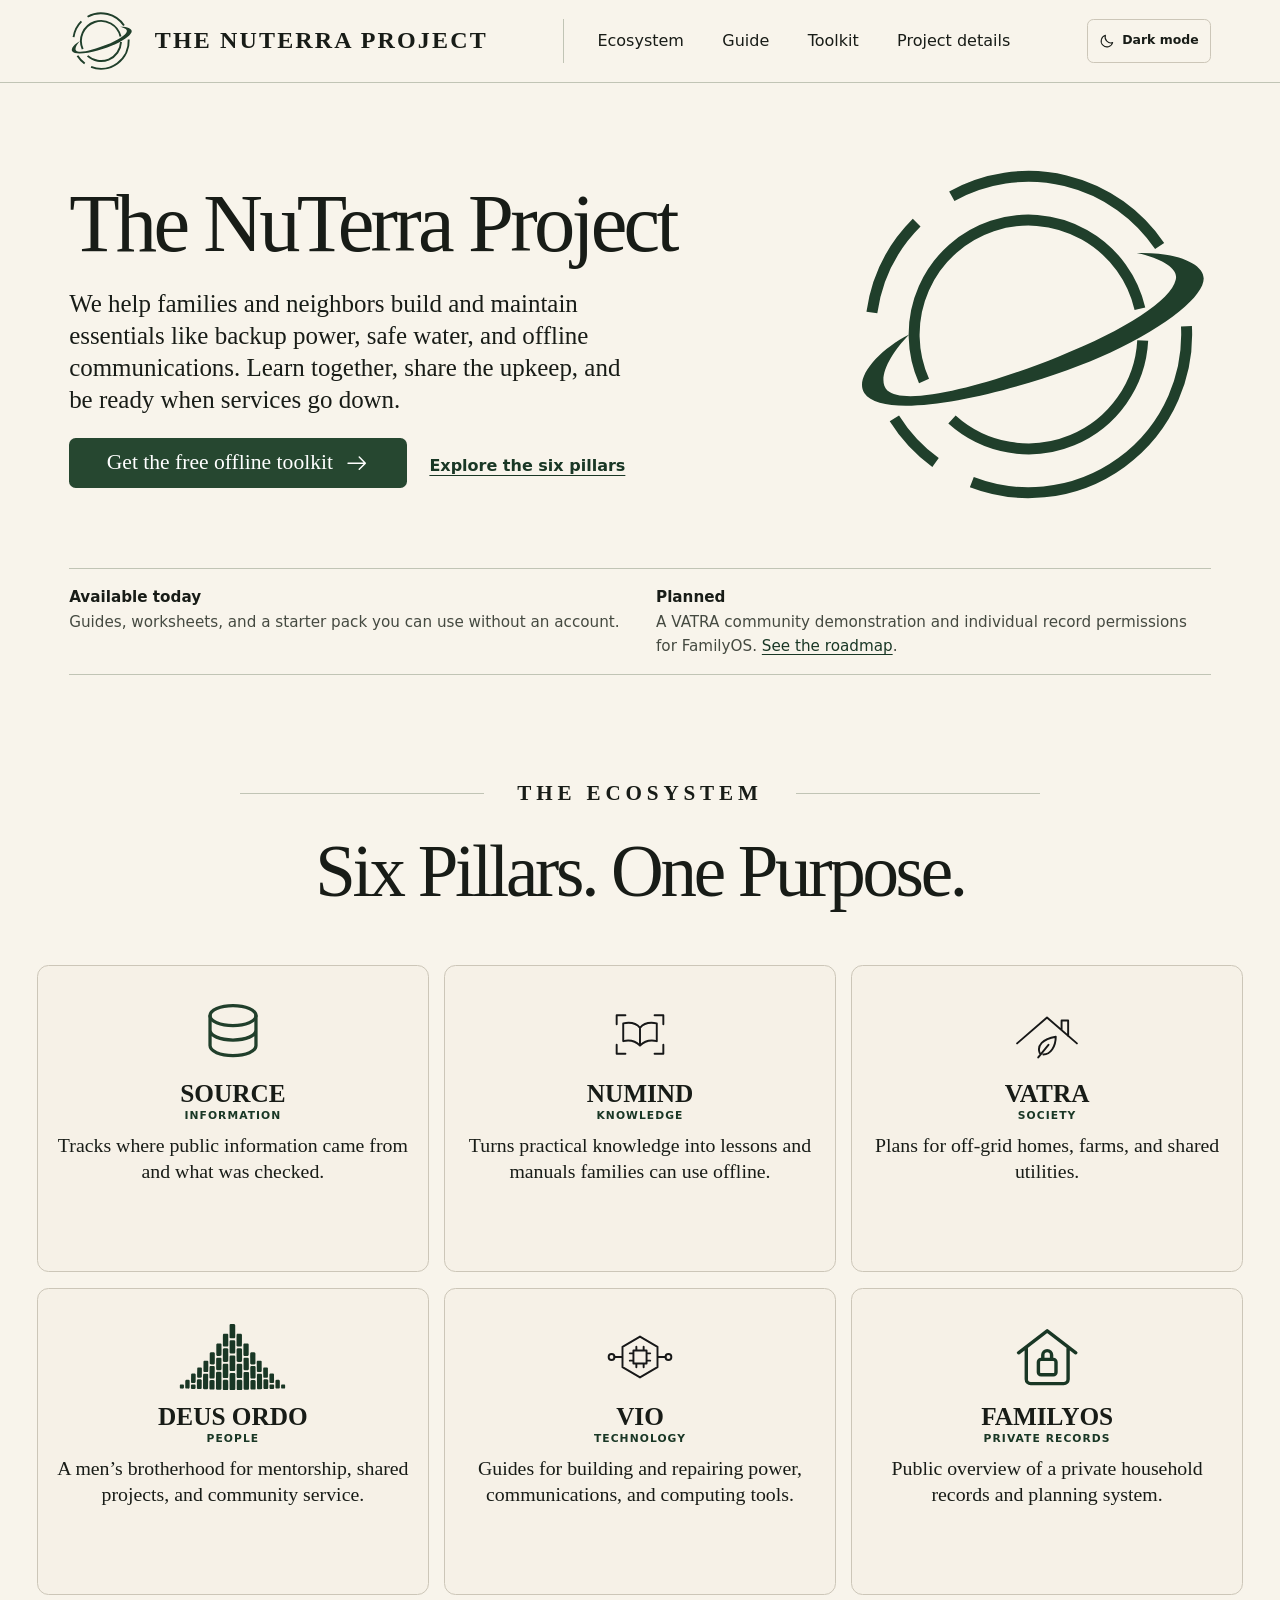
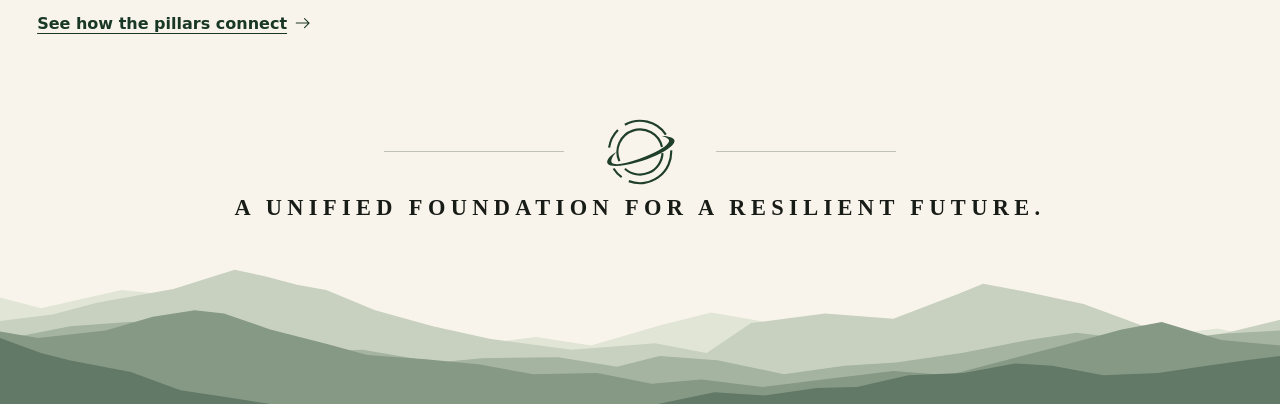
<file: docs/index.html>
<!doctype html>
<html lang="en">
<head>
  <meta charset="utf-8">
  <meta name="viewport" content="width=device-width, initial-scale=1">
  <title>The NuTerra Project</title>
  <meta name="description" content="Free guides for families and neighbors to build, maintain, and share practical systems for power, water, and communications.">
  <meta name="theme-color" content="#f8f4eb">
  <link rel="canonical" href="https://deusordo.github.io/NuTerra/">
  <link rel="icon" href="./assets/favicon.svg" type="image/svg+xml">
  <link rel="icon" href="./assets/favicon-32.png" type="image/png" sizes="32x32">
  <meta property="og:type" content="website">
  <meta property="og:site_name" content="The NuTerra Project">
  <meta property="og:title" content="The NuTerra Project">
  <meta property="og:description" content="Free guides for families and neighbors to build, maintain, and share practical systems for power, water, and communications.">
  <meta property="og:url" content="https://deusordo.github.io/NuTerra/">
  <meta property="og:image" content="https://deusordo.github.io/NuTerra/assets/social.png">
  <meta property="og:image:width" content="1200">
  <meta property="og:image:height" content="630">
  <meta property="og:image:alt" content="The NuTerra Project with the forest green orbital planet mark">
  <meta name="twitter:card" content="summary_large_image">
  <meta name="twitter:title" content="The NuTerra Project">
  <meta name="twitter:description" content="Free guides for families and neighbors to build, maintain, and share practical systems for power, water, and communications.">
  <meta name="twitter:image" content="https://deusordo.github.io/NuTerra/assets/social.png">
  <script src="./theme.js"></script>
  <link rel="stylesheet" href="./styles.css?v=20261124firstvisit">
</head>
<body>
  <a class="skip" href="#content">Skip to content</a>
  <header class="site-header">
    <div class="wrap header-inner">
      <a class="brand" href="./">
        <img src="./assets/nuterra-forest.svg" width="300" height="300" alt="">
        <span>The NuTerra Project</span>
      </a>
      <nav class="site-nav" aria-label="Main navigation">
        <a href="./#ecosystem">Ecosystem</a>
        <a href="./guide.html">Guide</a>
        <a href="./resources.html">Toolkit</a>
        <a href="./project.html#vision">Project details</a>
      </nav>
      <button class="theme-toggle" data-theme-toggle type="button" hidden>
          <svg class="theme-sun" viewBox="0 0 24 24" aria-hidden="true"><circle cx="12" cy="12" r="4"/><path d="M12 2v2m0 16v2M2 12h2m16 0h2M4.93 4.93l1.41 1.41m11.32 11.32 1.41 1.41m0-14.14-1.41 1.41M6.34 17.66l-1.41 1.41"/></svg>
          <svg class="theme-moon" viewBox="0 0 24 24" aria-hidden="true"><path d="M20.5 14.4A8.7 8.7 0 0 1 9.6 3.5 8.8 8.8 0 1 0 20.5 14.4Z"/></svg>
          <span data-theme-label>Theme</span>
        </button>
    </div>
  </header>
  <main id="content" tabindex="-1">
    <section class="wrap hero" aria-labelledby="hero-title">
      <div>
        <h1 id="hero-title">The NuTerra Project</h1>
        <p>We help families and neighbors build and maintain essentials like backup power, safe water, and offline communications. Learn together, share the upkeep, and be ready when services go down.</p>
        <div class="hero-actions">
          <a class="button" href="./resources.html">Get the free offline toolkit <svg viewBox="0 0 24 24" aria-hidden="true"><path d="M3 12h17m-6-6 6 6-6 6"/></svg></a>
          <a class="text-link" href="#ecosystem">Explore the six pillars</a>
        </div>
      </div>
      <img class="hero-mark" src="./assets/nuterra-forest.svg" alt="" width="300" height="300">
    </section>
    <section class="wrap project-status" aria-label="Project status">
      <p><strong>Available today</strong> Guides, worksheets, and a starter pack you can use without an account.</p>
      <p><strong>Planned</strong> A VATRA community demonstration and individual record permissions for FamilyOS. <a href="./project.html#roadmap">See the roadmap</a>.</p>
    </section>
    <section class="ecosystem" id="ecosystem" aria-labelledby="ecosystem-title">
      <p class="eyeline">The Ecosystem</p>
      <h2 id="ecosystem-title">Six Pillars. One Purpose.</h2>
      <ul class="pillars">
        <li>
          <a class="pillar" href="./source.html">
            <img src="./assets/source.svg" width="64" height="64" alt="">
            <h3>SOURCE</h3>
            <span class="pillar-type">Information</span>
            <p>Tracks where public information came from and what was checked.</p>
          </a>
        </li>
        <li>
          <a class="pillar" href="../Numind/">
            <img src="./assets/numind.svg" width="64" height="64" alt="">
            <h3>NuMind</h3>
            <span class="pillar-type">Knowledge</span>
            <p>Turns practical knowledge into lessons and manuals families can use offline.</p>
          </a>
        </li>
        <li>
          <a class="pillar" href="../Vatra/">
            <img src="./assets/vatra.svg" width="64" height="64" alt="">
            <h3>VATRA</h3>
            <span class="pillar-type">Society</span>
            <p>Plans for off-grid homes, farms, and shared utilities.</p>
          </a>
        </li>
        <li>
          <a class="pillar" href="../men/">
            <span class="ordo" aria-hidden="true"></span>
            <h3>DEUS ORDO</h3>
            <span class="pillar-type">People</span>
            <p>A men’s brotherhood for mentorship, shared projects, and community service.</p>
          </a>
        </li>
        <li>
          <a class="pillar" href="../VIO/">
            <img src="./assets/vio.svg" width="64" height="64" alt="">
            <h3>VIO</h3>
            <span class="pillar-type">Technology</span>
            <p>Guides for building and repairing power, communications, and computing tools.</p>
          </a>
        </li>
        <li id="familyos">
          <a class="pillar" href="./ecosystem.html#familyos">
            <svg class="familyos-icon" viewBox="0 0 32 32" aria-hidden="true"><path d="m3 14 13-10 13 10M6.5 12v14a2 2 0 0 0 2 2h15a2 2 0 0 0 2-2V12"/><rect x="12" y="17" width="8" height="7" rx="1.2"/><path d="M14 17v-2a2 2 0 0 1 4 0v2"/></svg>
            <h3>FamilyOS</h3>
            <span class="pillar-type">Private records</span>
            <p>Public overview of a private household records and planning system.</p>
          </a>
        </li>
      </ul>
      <a class="text-link ecosystem-overview" href="./ecosystem.html">See how the pillars connect <svg viewBox="0 0 24 24" aria-hidden="true"><path d="M3 12h17m-6-6 6 6-6 6"/></svg></a>
    </section>
  </main>
  <footer class="site-footer">
    <div class="footer-symbol"><img src="./assets/nuterra-forest.svg" width="300" height="300" alt=""></div>
    <p class="footer-motto">A unified foundation for a resilient future.</p>
    <img class="ridges" src="./assets/ridges.svg" width="1440" height="154" alt="">
  </footer>
</body>
</html>
</file>
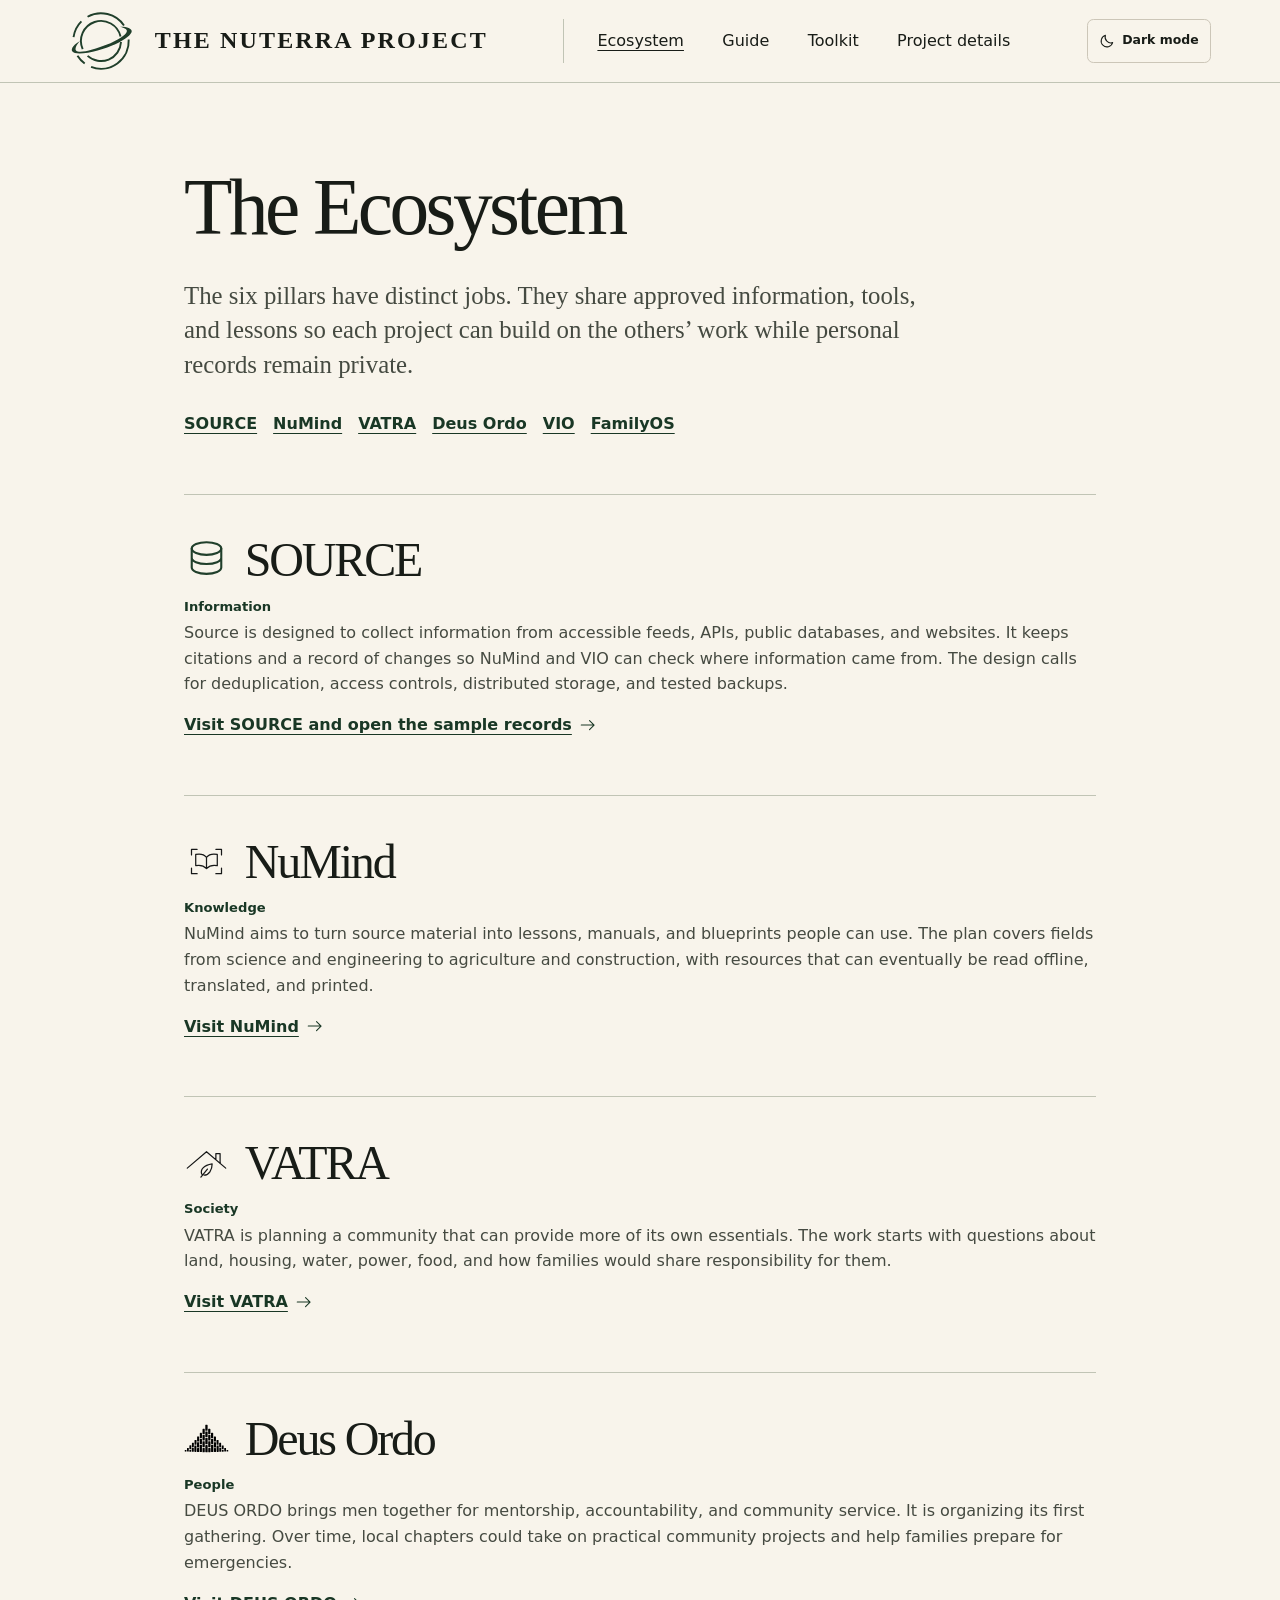
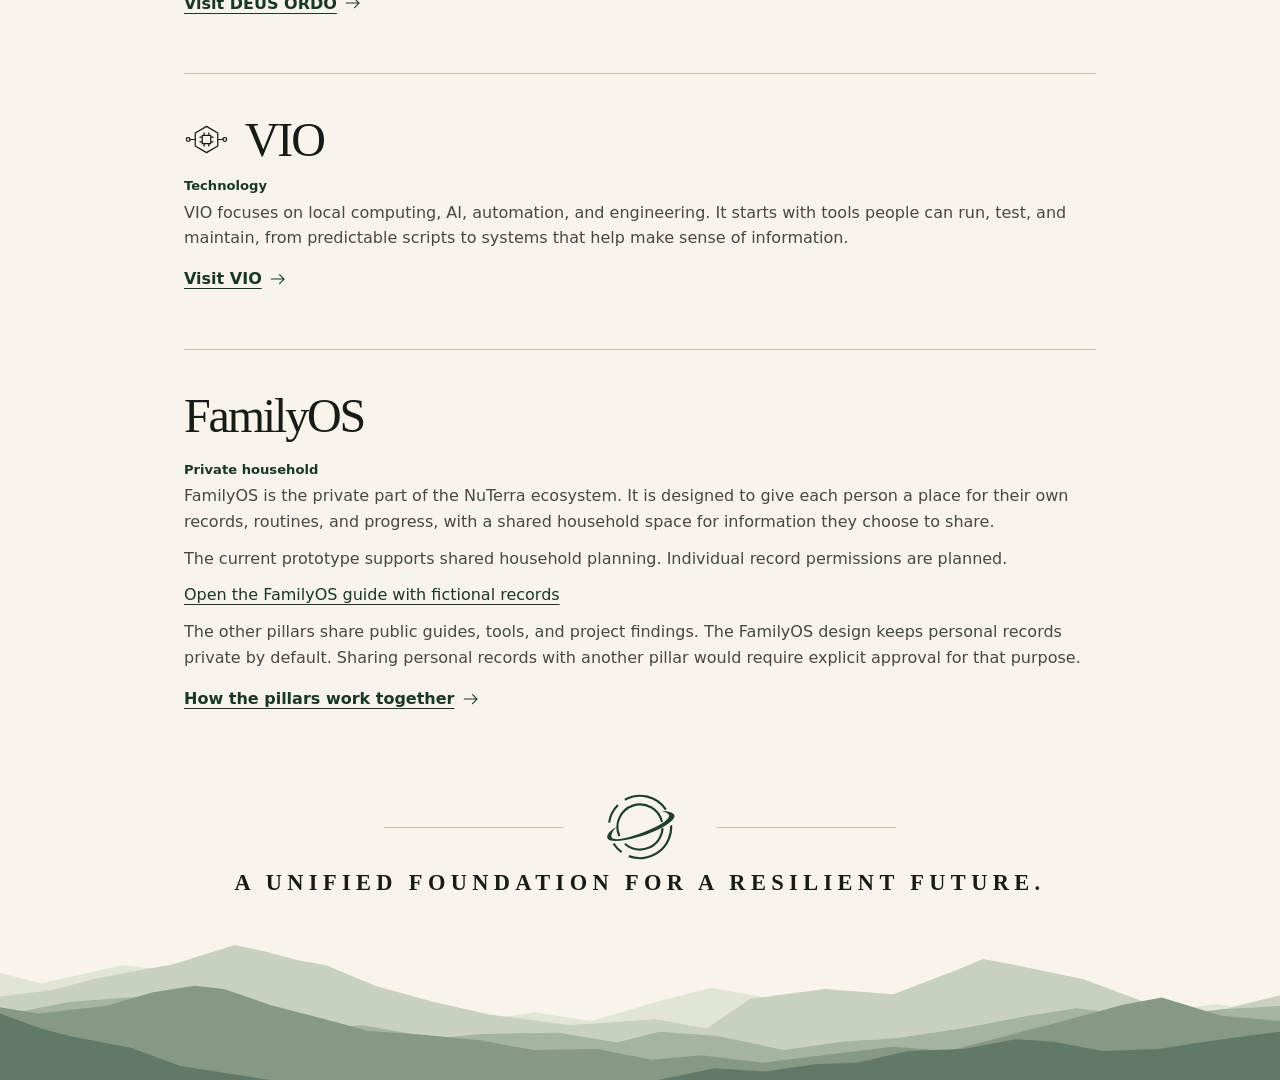
<file: docs/ecosystem.html>
<!doctype html>
<html lang="en">
<head>
  <meta charset="utf-8">
  <meta name="viewport" content="width=device-width, initial-scale=1">
  <title>The Ecosystem | The NuTerra Project</title>
  <meta name="description" content="Explore SOURCE, NuMind, VATRA, DEUS ORDO, VIO, and FamilyOS and the work each pillar is designed to do.">
  <meta name="theme-color" content="#f8f4eb">
  <link rel="canonical" href="https://deusordo.github.io/NuTerra/ecosystem.html">
  <link rel="icon" href="./assets/favicon.svg" type="image/svg+xml">
  <link rel="icon" href="./assets/favicon-32.png" type="image/png" sizes="32x32">
  <meta property="og:type" content="website">
  <meta property="og:site_name" content="The NuTerra Project">
  <meta property="og:title" content="The Ecosystem | The NuTerra Project">
  <meta property="og:description" content="Explore SOURCE, NuMind, VATRA, DEUS ORDO, VIO, and FamilyOS and the work each pillar is designed to do.">
  <meta property="og:url" content="https://deusordo.github.io/NuTerra/ecosystem.html">
  <meta property="og:image" content="https://deusordo.github.io/NuTerra/assets/social.png">
  <meta property="og:image:width" content="1200">
  <meta property="og:image:height" content="630">
  <meta property="og:image:alt" content="The NuTerra Project with the forest green orbital planet mark">
  <meta name="twitter:card" content="summary_large_image">
  <meta name="twitter:title" content="The Ecosystem | The NuTerra Project">
  <meta name="twitter:description" content="Explore SOURCE, NuMind, VATRA, DEUS ORDO, VIO, and FamilyOS and the work each pillar is designed to do.">
  <meta name="twitter:image" content="https://deusordo.github.io/NuTerra/assets/social.png">
  <script src="./theme.js"></script>
  <link rel="stylesheet" href="./styles.css?v=20261124firstvisit">
</head>
<body>
  <a class="skip" href="#content">Skip to content</a>
  <header class="site-header">
    <div class="wrap header-inner">
      <a class="brand" href="./">
        <img src="./assets/nuterra-forest.svg" width="300" height="300" alt="">
        <span>The NuTerra Project</span>
      </a>
      <nav class="site-nav" aria-label="Main navigation">
        <a href="./ecosystem.html" aria-current="page">Ecosystem</a>
        <a href="./guide.html">Guide</a>
        <a href="./resources.html">Toolkit</a>
        <a href="./project.html">Project details</a>
      </nav>
      <button class="theme-toggle" data-theme-toggle type="button" hidden>
          <svg class="theme-sun" viewBox="0 0 24 24" aria-hidden="true"><circle cx="12" cy="12" r="4"/><path d="M12 2v2m0 16v2M2 12h2m16 0h2M4.93 4.93l1.41 1.41m11.32 11.32 1.41 1.41m0-14.14-1.41 1.41M6.34 17.66l-1.41 1.41"/></svg>
          <svg class="theme-moon" viewBox="0 0 24 24" aria-hidden="true"><path d="M20.5 14.4A8.7 8.7 0 0 1 9.6 3.5 8.8 8.8 0 1 0 20.5 14.4Z"/></svg>
          <span data-theme-label>Theme</span>
        </button>
    </div>
  </header>
  <main class="detail" id="content" tabindex="-1">
    <h1>The Ecosystem</h1>
    <p class="lead">The six pillars have distinct jobs. They share approved information, tools, and lessons so each project can build on the others’ work while personal records remain private.</p>
    <nav aria-label="Ecosystem sections"><ul class="jump-links"><li><a href="#source">SOURCE</a></li><li><a href="#numind">NuMind</a></li><li><a href="#vatra">VATRA</a></li><li><a href="#deus-ordo">Deus Ordo</a></li><li><a href="#vio">VIO</a></li><li><a href="#familyos">FamilyOS</a></li></ul></nav>
    <section id="source" aria-labelledby="source-heading">
      <div class="pillar-heading"><img src="./assets/source.svg" alt="" width="64" height="64"><h2 id="source-heading">SOURCE</h2></div>
      <span class="status">Information</span>
      <p>Source is designed to collect information from accessible feeds, APIs, public databases, and websites. It keeps citations and a record of changes so NuMind and VIO can check where information came from. The design calls for deduplication, access controls, distributed storage, and tested backups.</p>
      <a class="text-link" href="./source.html">Visit SOURCE and open the sample records <svg viewBox="0 0 24 24" aria-hidden="true"><path d="M3 12h17m-6-6 6 6-6 6"/></svg></a>
    </section>
    <section id="numind" aria-labelledby="numind-heading">
      <div class="pillar-heading"><img src="./assets/numind.svg" alt="" width="64" height="64"><h2 id="numind-heading">NuMind</h2></div>
      <span class="status">Knowledge</span>
      <p>NuMind aims to turn source material into lessons, manuals, and blueprints people can use. The plan covers fields from science and engineering to agriculture and construction, with resources that can eventually be read offline, translated, and printed.</p>
      <a class="text-link" href="../Numind/">Visit NuMind <svg viewBox="0 0 24 24" aria-hidden="true"><path d="M3 12h17m-6-6 6 6-6 6"/></svg></a>
    </section>
    <section id="vatra" aria-labelledby="vatra-heading">
      <div class="pillar-heading"><img src="./assets/vatra.svg" alt="" width="64" height="64"><h2 id="vatra-heading">VATRA</h2></div>
      <span class="status">Society</span>
      <p>VATRA is planning a community that can provide more of its own essentials. The work starts with questions about land, housing, water, power, food, and how families would share responsibility for them.</p>
      <a class="text-link" href="../Vatra/">Visit VATRA <svg viewBox="0 0 24 24" aria-hidden="true"><path d="M3 12h17m-6-6 6 6-6 6"/></svg></a>
    </section>
    <section id="deus-ordo" aria-labelledby="deus-ordo-heading">
      <div class="pillar-heading"><img src="./assets/deus-ordo-mark.svg" alt="" width="64" height="64"><h2 id="deus-ordo-heading">Deus Ordo</h2></div>
      <span class="status">People</span>
      <p>DEUS ORDO brings men together for mentorship, accountability, and community service. It is organizing its first gathering. Over time, local chapters could take on practical community projects and help families prepare for emergencies.</p>
      <a class="text-link" href="../men/">Visit DEUS ORDO <svg viewBox="0 0 24 24" aria-hidden="true"><path d="M3 12h17m-6-6 6 6-6 6"/></svg></a>
    </section>
    <section id="vio" aria-labelledby="vio-heading">
      <div class="pillar-heading"><img src="./assets/vio.svg" alt="" width="64" height="64"><h2 id="vio-heading">VIO</h2></div>
      <span class="status">Technology</span>
      <p>VIO focuses on local computing, AI, automation, and engineering. It starts with tools people can run, test, and maintain, from predictable scripts to systems that help make sense of information.</p>
      <a class="text-link" href="../VIO/">Visit VIO <svg viewBox="0 0 24 24" aria-hidden="true"><path d="M3 12h17m-6-6 6 6-6 6"/></svg></a>
    </section>
    <section id="familyos" aria-labelledby="familyos-heading">
      <h2 id="familyos-heading">FamilyOS</h2>
      <span class="status">Private household</span>
      <p>FamilyOS is the private part of the NuTerra ecosystem. It is designed to give each person a place for their own records, routines, and progress, with a shared household space for information they choose to share.</p>
      <p>The current prototype supports shared household planning. Individual record permissions are planned.</p>
      <p><a href="./familyos-guide.html">Open the FamilyOS guide with fictional records</a></p>
      <p>The other pillars share public guides, tools, and project findings. The FamilyOS design keeps personal records private by default. Sharing personal records with another pillar would require explicit approval for that purpose.</p>
    </section>
    <a class="text-link" href="./project.html#framework">How the pillars work together <svg viewBox="0 0 24 24" aria-hidden="true"><path d="M3 12h17m-6-6 6 6-6 6"/></svg></a>
  </main>
  <footer class="site-footer">
    <div class="footer-symbol"><img src="./assets/nuterra-forest.svg" width="300" height="300" alt=""></div>
    <p class="footer-motto">A unified foundation for a resilient future.</p>
    <img class="ridges" src="./assets/ridges.svg" width="1440" height="154" alt="">
  </footer>
</body>
</html>
</file>
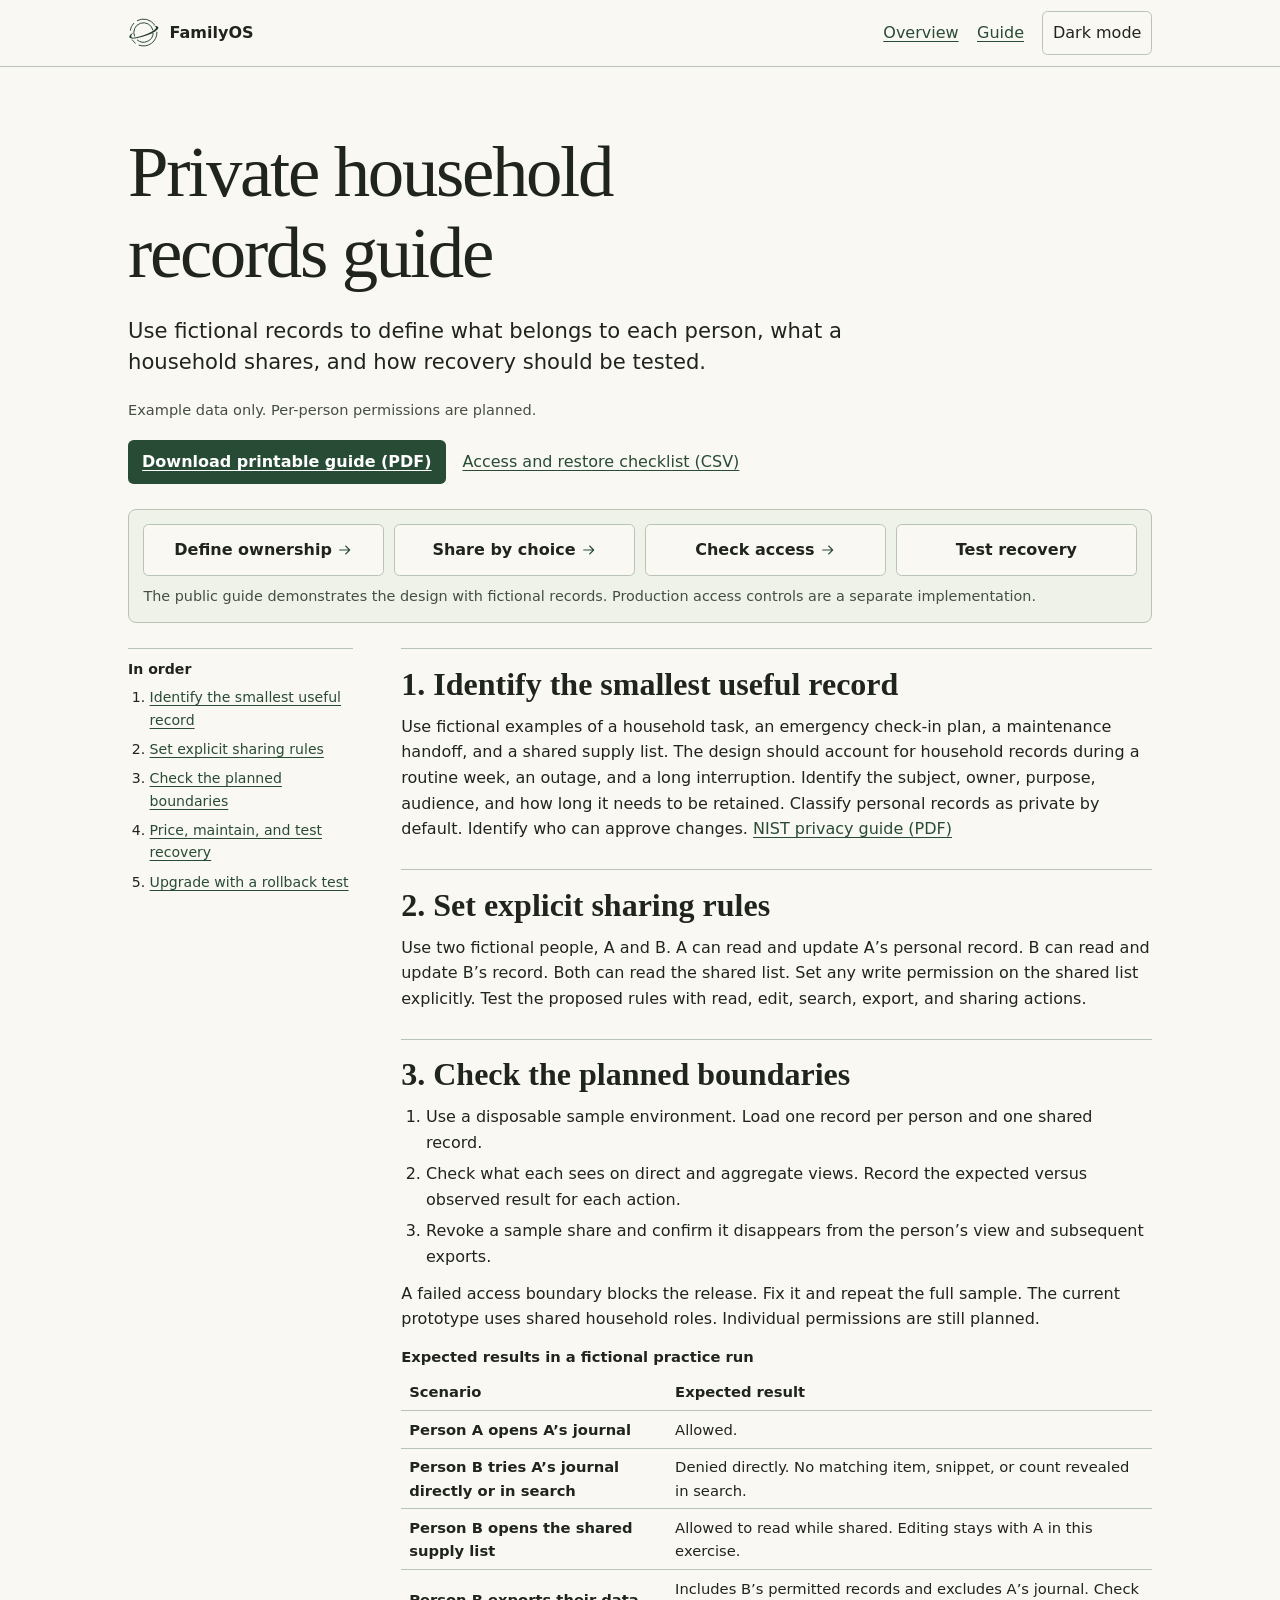
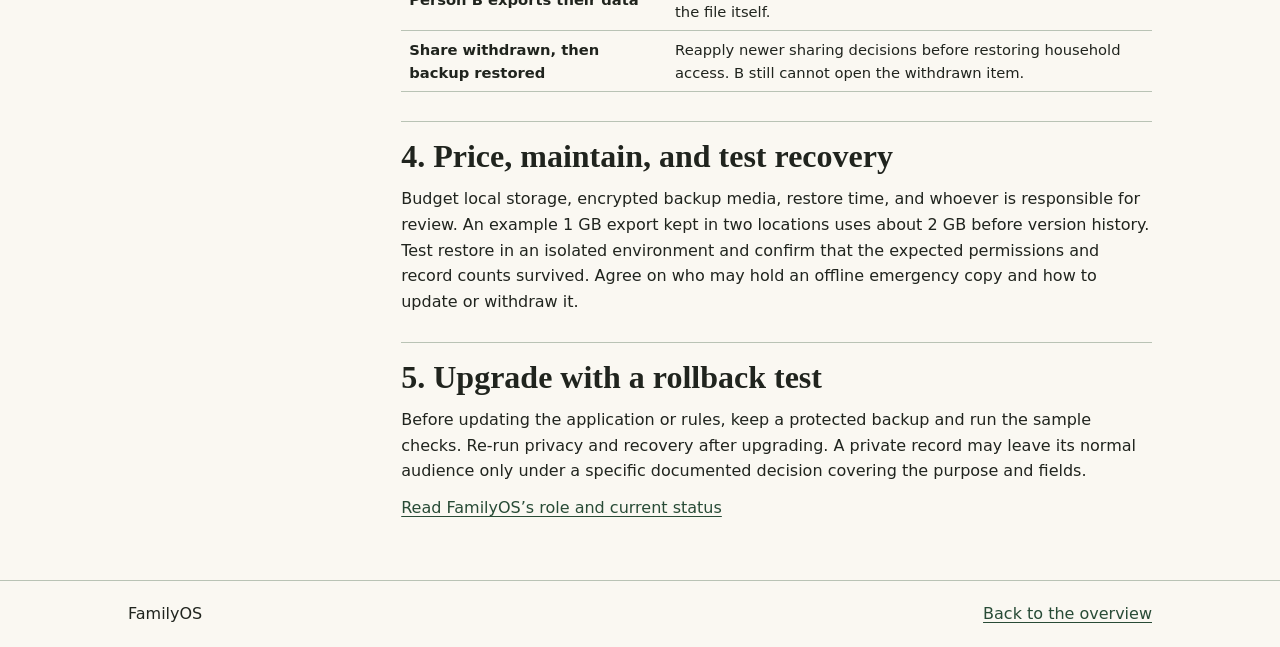
<file: docs/familyos-guide.html>
<!doctype html>
<html lang="en" data-palette="forest">
<head>
  <meta charset="utf-8">
  <meta name="viewport" content="width=device-width, initial-scale=1">
  <title>Private household records guide | FamilyOS</title>
  <meta name="description" content="Use fictional records to define what belongs to each person, what a household shares, and how recovery should be tested.">
  <link rel="canonical" href="https://deusordo.github.io/NuTerra/familyos-guide.html">
  <link rel="icon" href="./assets/favicon.svg" type="image/svg+xml">
  <script src="./theme.js"></script>
  <link rel="stylesheet" href="./guide.css?v=field-practice">
</head>
<body>
  <a class="skip" href="#content">Skip to content</a>
  <header><div class="wrap header">
    <a class="brand" href="./ecosystem.html#familyos"><img src="./assets/favicon.svg" width="32" height="32" alt="">FamilyOS</a>
    <nav aria-label="Main navigation"><a href="./ecosystem.html#familyos">Overview</a><a aria-current="page" href="./familyos-guide.html">Guide</a><button type="button" data-theme-toggle hidden><span data-theme-label>Theme</span></button></nav>
  </div></header>
  <main class="wrap" id="content" tabindex="-1">
    <h1>Private household records guide</h1>
    <p class="intro">Use fictional records to define what belongs to each person, what a household shares, and how recovery should be tested.</p>
    <p class="meta">Example data only. Per-person permissions are planned.</p>
    <div class="actions"><a class="download" href="./familyos-guide.pdf" download>Download printable guide (PDF)</a><a href="./downloads/familyos-access-checks.csv" download>Access and restore checklist (CSV)</a></div>
    <figure><ol class="diagram" role="list"><li>Define ownership<svg viewBox="0 0 24 24" aria-hidden="true"><path d="M4 12h15m-6-6 6 6-6 6"/></svg></li><li>Share by choice<svg viewBox="0 0 24 24" aria-hidden="true"><path d="M4 12h15m-6-6 6 6-6 6"/></svg></li><li>Check access<svg viewBox="0 0 24 24" aria-hidden="true"><path d="M4 12h15m-6-6 6 6-6 6"/></svg></li><li>Test recovery</li></ol><figcaption>The public guide demonstrates the design with fictional records. Production access controls are a separate implementation.</figcaption></figure>
    <div class="layout">
      <nav class="contents" aria-label="On this page"><strong>In order</strong><ol><li><a href="#step-1">Identify the smallest useful record</a></li><li><a href="#step-2">Set explicit sharing rules</a></li><li><a href="#step-3">Check the planned boundaries</a></li><li><a href="#step-4">Price, maintain, and test recovery</a></li><li><a href="#step-5">Upgrade with a rollback test</a></li></ol></nav>
      <article><section id="step-1"><h2>1. Identify the smallest useful record</h2><p>Use fictional examples of a household task, an emergency check-in plan, a maintenance handoff, and a shared supply list. The design should account for household records during a routine week, an outage, and a long interruption. Identify the subject, owner, purpose, audience, and how long it needs to be retained. Classify personal records as private by default. Identify who can approve changes. <a href="https://www.nist.gov/system/files/documents/2021/01/13/Getting-Started-NIST-Privacy-Framework-Guide.pdf">NIST privacy guide (PDF)</a></p></section>
<section id="step-2"><h2>2. Set explicit sharing rules</h2><p>Use two fictional people, A and B. A can read and update A’s personal record. B can read and update B’s record. Both can read the shared list. Set any write permission on the shared list explicitly. Test the proposed rules with read, edit, search, export, and sharing actions.</p></section>
<section id="step-3"><h2>3. Check the planned boundaries</h2><ol><li>Use a disposable sample environment. Load one record per person and one shared record.</li><li>Check what each sees on direct and aggregate views. Record the expected versus observed result for each action.</li><li>Revoke a sample share and confirm it disappears from the person’s view and subsequent exports.</li></ol><p>A failed access boundary blocks the release. Fix it and repeat the full sample. The current prototype uses shared household roles. Individual permissions are still planned.</p>
<div class="table-scroll"><table><caption>Expected results in a fictional practice run</caption>
<thead><tr><th scope="col">Scenario</th><th scope="col">Expected result</th></tr></thead>
<tbody><tr><th scope="row">Person A opens A’s journal</th><td>Allowed.</td></tr>
<tr><th scope="row">Person B tries A’s journal directly or in search</th><td>Denied directly. No matching item, snippet, or count revealed in search.</td></tr>
<tr><th scope="row">Person B opens the shared supply list</th><td>Allowed to read while shared. Editing stays with A in this exercise.</td></tr>
<tr><th scope="row">Person B exports their data</th><td>Includes B’s permitted records and excludes A’s journal. Check the file itself.</td></tr>
<tr><th scope="row">Share withdrawn, then backup restored</th><td>Reapply newer sharing decisions before restoring household access. B still cannot open the withdrawn item.</td></tr></tbody>
</table></div>
</section>
<section id="step-4"><h2>4. Price, maintain, and test recovery</h2><p>Budget local storage, encrypted backup media, restore time, and whoever is responsible for review. An example 1 GB export kept in two locations uses about 2 GB before version history. Test restore in an isolated environment and confirm that the expected permissions and record counts survived. Agree on who may hold an offline emergency copy and how to update or withdraw it.</p></section>
<section id="step-5"><h2>5. Upgrade with a rollback test</h2><p>Before updating the application or rules, keep a protected backup and run the sample checks. Re-run privacy and recovery after upgrading. A private record may leave its normal audience only under a specific documented decision covering the purpose and fields.</p><p><a href="./ecosystem.html#familyos">Read FamilyOS’s role and current status</a></p></section>
<section class="print-only"><h2>Record the fictional access checks</h2><table><thead><tr><th scope="col">Check</th><th scope="col">Expected versus observed</th></tr></thead><tbody><tr><th scope="row">Direct view and search</th><td></td></tr><tr><th scope="row">Shared access and permitted export</th><td></td></tr><tr><th scope="row">Withdrawn share after restore</th><td></td></tr><tr><th scope="row">Follow-up and retest date</th><td></td></tr></tbody></table></section>
</article>
    </div>
  </main>
  <footer><div class="wrap footer"><p>FamilyOS</p><a href="./ecosystem.html#familyos">Back to the overview</a></div></footer>
</body>
</html>
</file>
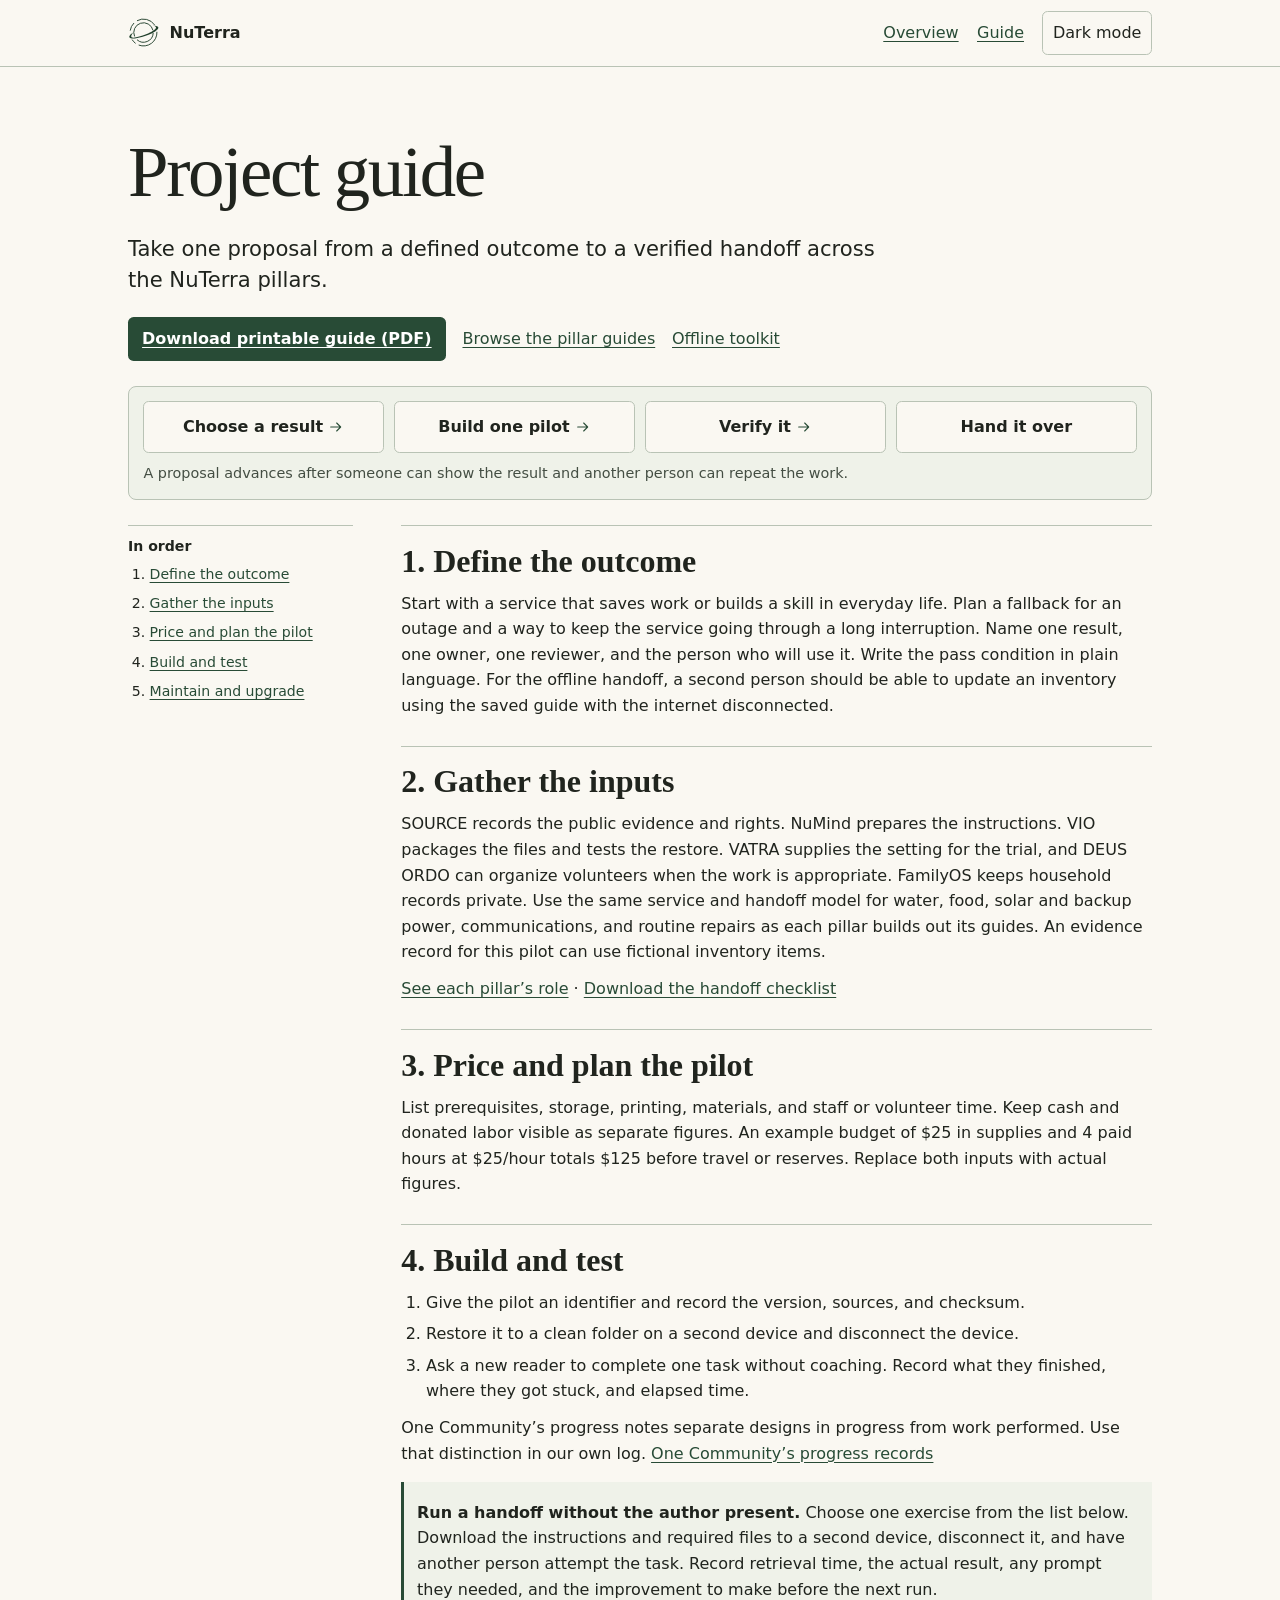
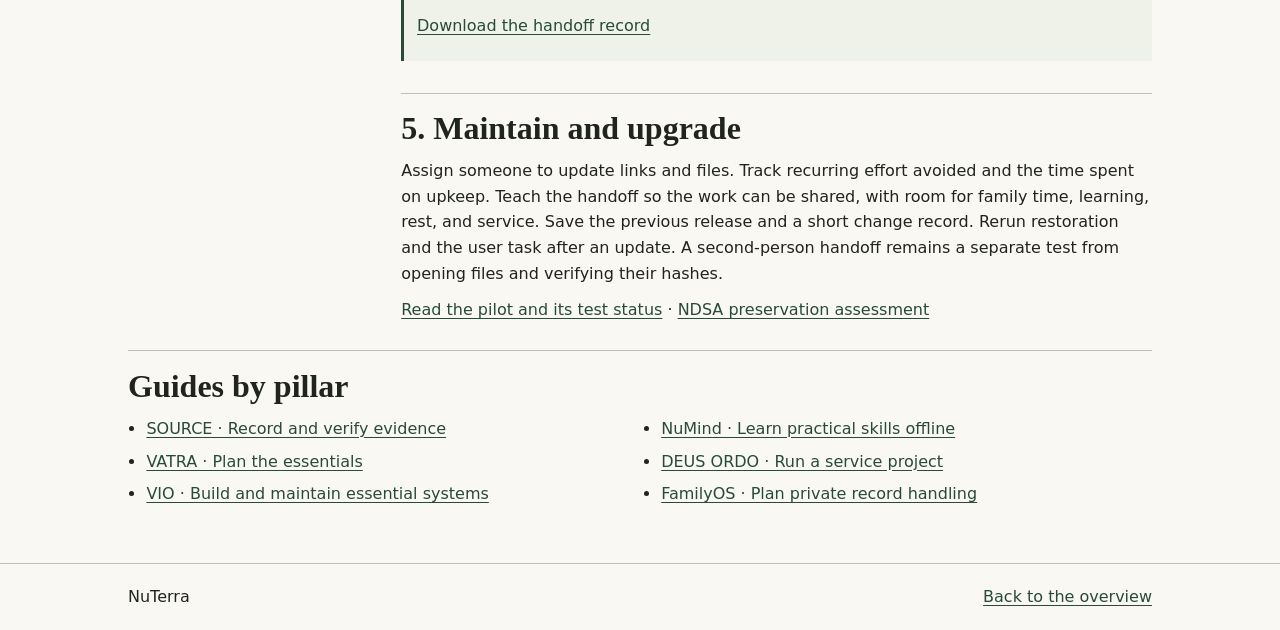
<file: docs/guide.html>
<!doctype html>
<html lang="en" data-palette="forest">
<head>
  <meta charset="utf-8">
  <meta name="viewport" content="width=device-width, initial-scale=1">
  <title>Project guide | NuTerra</title>
  <meta name="description" content="Take one proposal from a defined outcome to a verified handoff across the NuTerra pillars.">
  <link rel="canonical" href="https://deusordo.github.io/NuTerra/guide.html">
  <link rel="icon" href="./assets/favicon.svg" type="image/svg+xml">
  <script src="./theme.js"></script>
  <link rel="stylesheet" href="./guide.css?v=field-practice">
</head>
<body>
  <a class="skip" href="#content">Skip to content</a>
  <header><div class="wrap header">
    <a class="brand" href="./"><img src="./assets/favicon.svg" width="32" height="32" alt="">NuTerra</a>
    <nav aria-label="Main navigation"><a href="./">Overview</a><a aria-current="page" href="./guide.html">Guide</a><button type="button" data-theme-toggle hidden><span data-theme-label>Theme</span></button></nav>
  </div></header>
  <main class="wrap" id="content" tabindex="-1">
    <h1>Project guide</h1>
    <p class="intro">Take one proposal from a defined outcome to a verified handoff across the NuTerra pillars.</p>

    <div class="actions"><a class="download" href="./guide.pdf" download>Download printable guide (PDF)</a><a href="#pillar-guides">Browse the pillar guides</a><a href="./resources.html">Offline toolkit</a></div>
    <figure><ol class="diagram" role="list"><li>Choose a result<svg viewBox="0 0 24 24" aria-hidden="true"><path d="M4 12h15m-6-6 6 6-6 6"/></svg></li><li>Build one pilot<svg viewBox="0 0 24 24" aria-hidden="true"><path d="M4 12h15m-6-6 6 6-6 6"/></svg></li><li>Verify it<svg viewBox="0 0 24 24" aria-hidden="true"><path d="M4 12h15m-6-6 6 6-6 6"/></svg></li><li>Hand it over</li></ol><figcaption>A proposal advances after someone can show the result and another person can repeat the work.</figcaption></figure>
    <div class="layout">
      <nav class="contents" aria-label="On this page"><strong>In order</strong><ol><li><a href="#step-1">Define the outcome</a></li><li><a href="#step-2">Gather the inputs</a></li><li><a href="#step-3">Price and plan the pilot</a></li><li><a href="#step-4">Build and test</a></li><li><a href="#step-5">Maintain and upgrade</a></li></ol></nav>
      <article><section id="step-1"><h2>1. Define the outcome</h2><p>Start with a service that saves work or builds a skill in everyday life. Plan a fallback for an outage and a way to keep the service going through a long interruption. Name one result, one owner, one reviewer, and the person who will use it. Write the pass condition in plain language. For the offline handoff, a second person should be able to update an inventory using the saved guide with the internet disconnected.</p></section>
<section id="step-2"><h2>2. Gather the inputs</h2><p>SOURCE records the public evidence and rights. NuMind prepares the instructions. VIO packages the files and tests the restore. VATRA supplies the setting for the trial, and DEUS ORDO can organize volunteers when the work is appropriate. FamilyOS keeps household records private. Use the same service and handoff model for water, food, solar and backup power, communications, and routine repairs as each pillar builds out its guides. An evidence record for this pilot can use fictional inventory items.</p><p><a href="./ecosystem.html">See each pillar’s role</a> · <a href="./downloads/offline-handoff.txt" download>Download the handoff checklist</a></p></section>
<section id="step-3"><h2>3. Price and plan the pilot</h2><p>List prerequisites, storage, printing, materials, and staff or volunteer time. Keep cash and donated labor visible as separate figures. An example budget of $25 in supplies and 4 paid hours at $25/hour totals $125 before travel or reserves. Replace both inputs with actual figures.</p></section>
<section id="step-4"><h2>4. Build and test</h2><ol><li>Give the pilot an identifier and record the version, sources, and checksum.</li><li>Restore it to a clean folder on a second device and disconnect the device.</li><li>Ask a new reader to complete one task without coaching. Record what they finished, where they got stuck, and elapsed time.</li></ol><p>One Community’s progress notes separate designs in progress from work performed. Use that distinction in our own log. <a href="https://onecommunityglobal.org/progress/">One Community’s progress records</a></p>
<div class="worked"><p><strong>Run a handoff without the author present.</strong> Choose one exercise from the list below. Download the instructions and required files to a second device, disconnect it, and have another person attempt the task. Record retrieval time, the actual result, any prompt they needed, and the improvement to make before the next run.</p><p><a href="./downloads/offline-handoff.txt" download>Download the handoff record</a></p></div>
</section>
<section id="step-5"><h2>5. Maintain and upgrade</h2><p>Assign someone to update links and files. Track recurring effort avoided and the time spent on upkeep. Teach the handoff so the work can be shared, with room for family time, learning, rest, and service. Save the previous release and a short change record. Rerun restoration and the user task after an update. A second-person handoff remains a separate test from opening files and verifying their hashes.</p><p><a href="./project.html#project">Read the pilot and its test status</a> · <a href="https://www.ndsa.org/publications/levels-of-digital-preservation/">NDSA preservation assessment</a></p></section>
</article>
    </div>
    <nav class="pillar-guides" id="pillar-guides" aria-labelledby="pillar-guides-title">
      <h2 id="pillar-guides-title">Guides by pillar</h2>
      <ul><li><a href="./source-guide.html">SOURCE · Record and verify evidence</a></li><li><a href="../Numind/guide.html">NuMind · Learn practical skills offline</a></li><li><a href="../Vatra/guide.html">VATRA · Plan the essentials</a></li><li><a href="../men/guide.html">DEUS ORDO · Run a service project</a></li><li><a href="../VIO/guide.html">VIO · Build and maintain essential systems</a></li><li><a href="./familyos-guide.html">FamilyOS · Plan private record handling</a></li></ul>
    </nav>
  </main>
  <footer><div class="wrap footer"><p>NuTerra</p><a href="./">Back to the overview</a></div></footer>
</body>
</html>
</file>
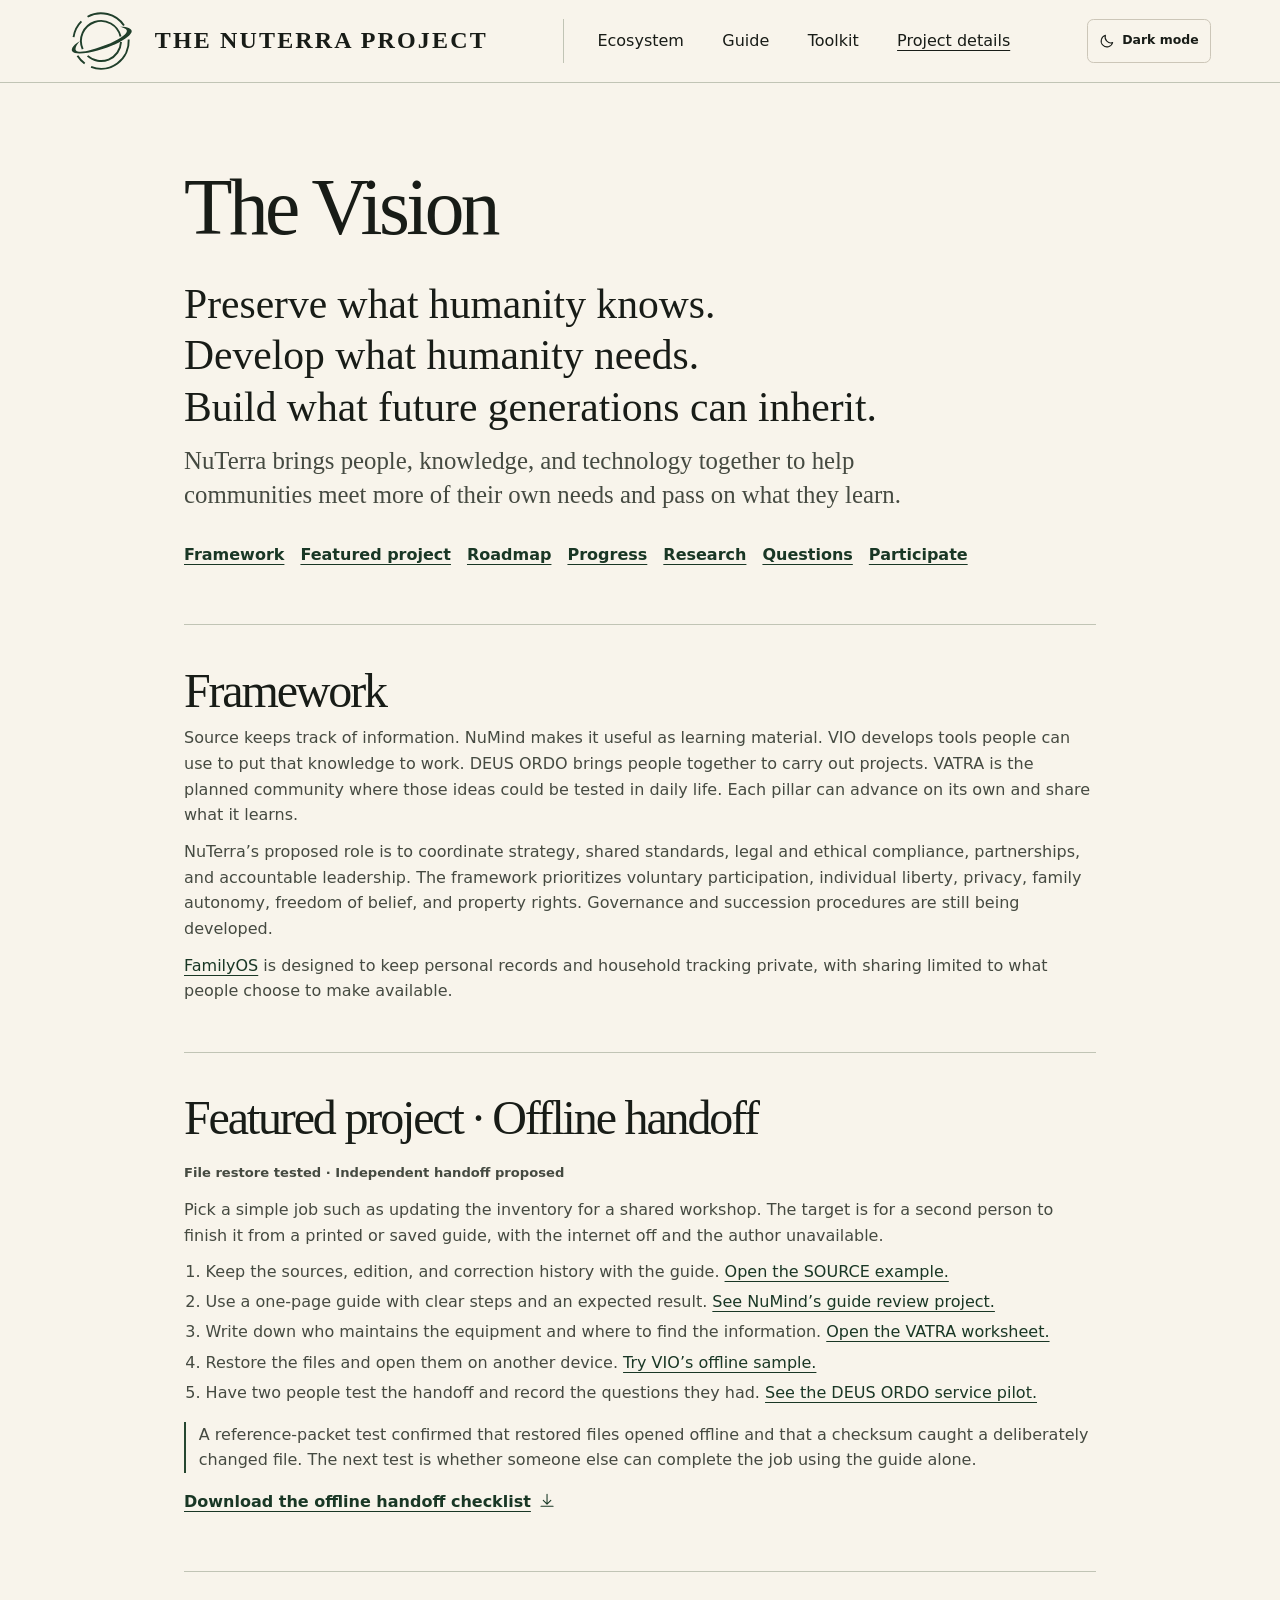
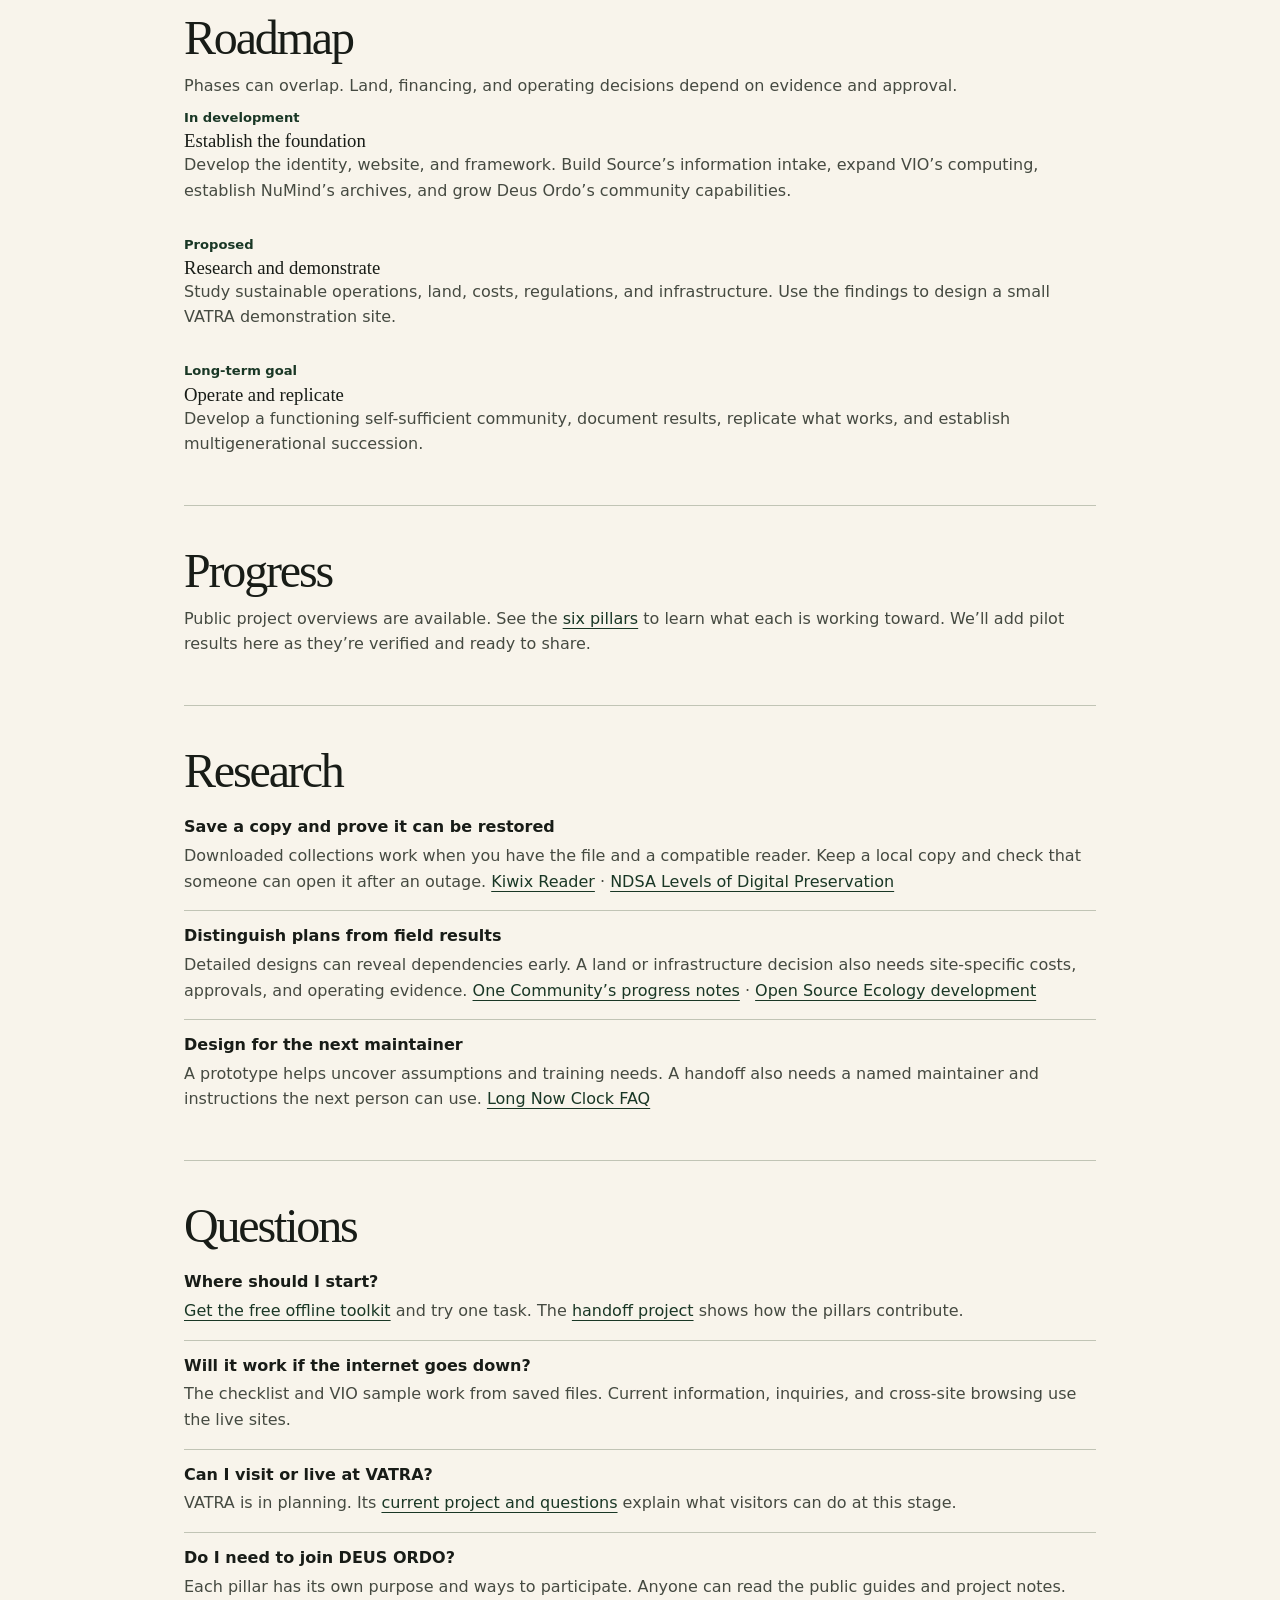
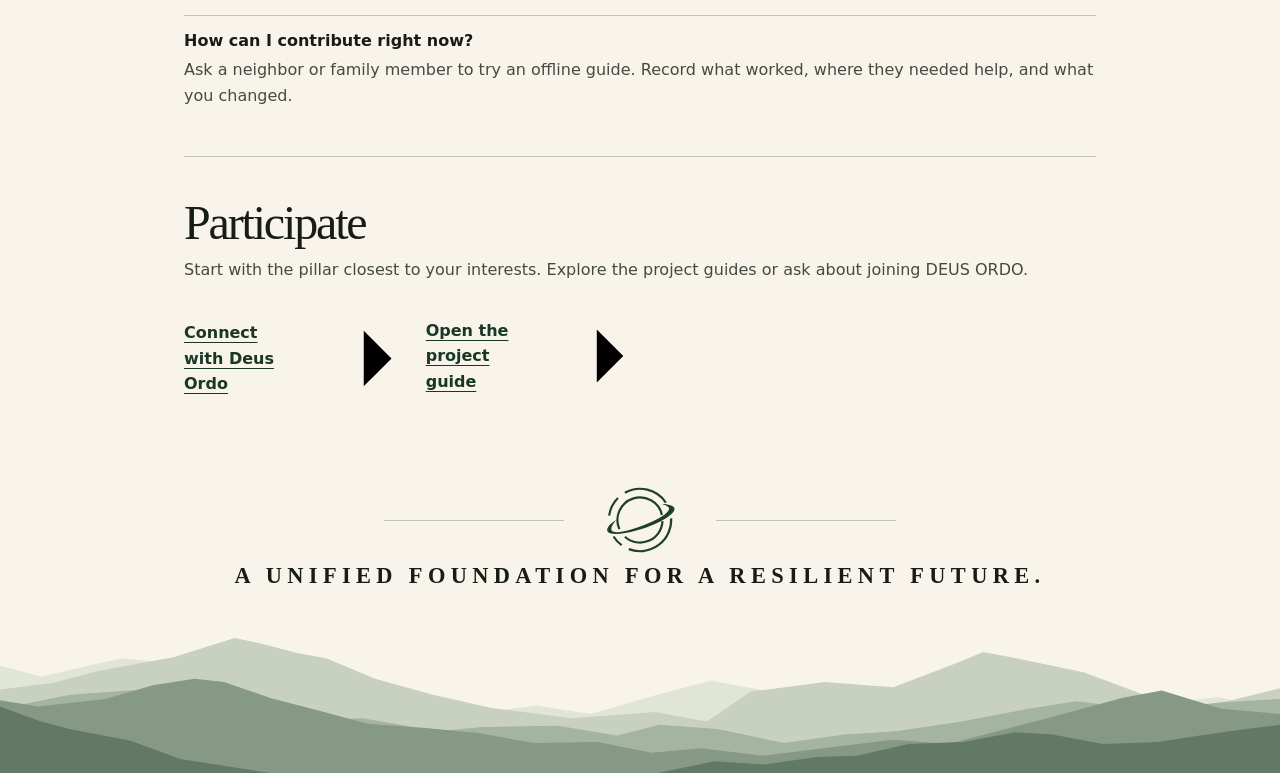
<file: docs/project.html>
<!doctype html>
<html lang="en">
<head>
  <meta charset="utf-8">
  <meta name="viewport" content="width=device-width, initial-scale=1">
  <title>Vision, Roadmap and Participation | The NuTerra Project</title>
  <meta name="description" content="Read the vision, coordinating framework, roadmap, research starting points, and ways to participate in NuTerra.">
  <meta name="theme-color" content="#f8f4eb">
  <link rel="canonical" href="https://deusordo.github.io/NuTerra/project.html">
  <link rel="icon" href="./assets/favicon.svg" type="image/svg+xml">
  <link rel="icon" href="./assets/favicon-32.png" type="image/png" sizes="32x32">
  <meta property="og:type" content="website">
  <meta property="og:site_name" content="The NuTerra Project">
  <meta property="og:title" content="Vision, Roadmap and Participation | The NuTerra Project">
  <meta property="og:description" content="Read the vision, coordinating framework, roadmap, research starting points, and ways to participate in NuTerra.">
  <meta property="og:url" content="https://deusordo.github.io/NuTerra/project.html">
  <meta property="og:image" content="https://deusordo.github.io/NuTerra/assets/social.png">
  <meta property="og:image:width" content="1200">
  <meta property="og:image:height" content="630">
  <meta property="og:image:alt" content="The NuTerra Project with the forest green orbital planet mark">
  <meta name="twitter:card" content="summary_large_image">
  <meta name="twitter:title" content="Vision, Roadmap and Participation | The NuTerra Project">
  <meta name="twitter:description" content="Read the vision, coordinating framework, roadmap, research starting points, and ways to participate in NuTerra.">
  <meta name="twitter:image" content="https://deusordo.github.io/NuTerra/assets/social.png">
  <script src="./theme.js"></script>
  <link rel="stylesheet" href="./styles.css?v=20261124firstvisit">
</head>
<body>
  <a class="skip" href="#content">Skip to content</a>
  <header class="site-header">
    <div class="wrap header-inner">
      <a class="brand" href="./">
        <img src="./assets/nuterra-forest.svg" width="300" height="300" alt="">
        <span>The NuTerra Project</span>
      </a>
      <nav class="site-nav" aria-label="Main navigation">
        <a href="./ecosystem.html">Ecosystem</a>
        <a href="./guide.html">Guide</a>
        <a href="./resources.html">Toolkit</a>
        <a href="./project.html" aria-current="page">Project details</a>
      </nav>
      <button class="theme-toggle" data-theme-toggle type="button" hidden>
          <svg class="theme-sun" viewBox="0 0 24 24" aria-hidden="true"><circle cx="12" cy="12" r="4"/><path d="M12 2v2m0 16v2M2 12h2m16 0h2M4.93 4.93l1.41 1.41m11.32 11.32 1.41 1.41m0-14.14-1.41 1.41M6.34 17.66l-1.41 1.41"/></svg>
          <svg class="theme-moon" viewBox="0 0 24 24" aria-hidden="true"><path d="M20.5 14.4A8.7 8.7 0 0 1 9.6 3.5 8.8 8.8 0 1 0 20.5 14.4Z"/></svg>
          <span data-theme-label>Theme</span>
        </button>
    </div>
  </header>
  <main class="detail" id="content" tabindex="-1">
    <h1 id="vision">The Vision</h1>
    <p class="vision-message">Preserve what humanity knows.<br>Develop what humanity needs.<br>Build what future generations can inherit.</p>
    <p class="lead">NuTerra brings people, knowledge, and technology together to help communities meet more of their own needs and pass on what they learn.</p>
    <nav aria-label="Project navigation">
      <ul class="jump-links">
        <li><a href="#framework">Framework</a></li><li><a href="#project">Featured project</a></li><li><a href="#roadmap">Roadmap</a></li>
        <li><a href="#progress">Progress</a></li><li><a href="#research">Research</a></li><li><a href="#questions">Questions</a></li><li><a href="#participate">Participate</a></li>
      </ul>
    </nav>

    <section id="framework" aria-labelledby="framework-title">
      <h2 id="framework-title">Framework</h2>
      <p>Source keeps track of information. NuMind makes it useful as learning material. VIO develops tools people can use to put that knowledge to work. DEUS ORDO brings people together to carry out projects. VATRA is the planned community where those ideas could be tested in daily life. Each pillar can advance on its own and share what it learns.</p>
      <p>NuTerra’s proposed role is to coordinate strategy, shared standards, legal and ethical compliance, partnerships, and accountable leadership. The framework prioritizes voluntary participation, individual liberty, privacy, family autonomy, freedom of belief, and property rights. Governance and succession procedures are still being developed.</p>
      <p><a href="./ecosystem.html#familyos">FamilyOS</a> is designed to keep personal records and household tracking private, with sharing limited to what people choose to make available.</p>
    </section>

    <section id="project" aria-labelledby="project-title">
      <h2 id="project-title">Featured project · Offline handoff</h2>
      <p class="status">File restore tested · Independent handoff proposed</p>
      <p>Pick a simple job such as updating the inventory for a shared workshop. The target is for a second person to finish it from a printed or saved guide, with the internet off and the author unavailable.</p>
      <ol>
        <li>Keep the sources, edition, and correction history with the guide. <a href="./source-reference.html#project">Open the SOURCE example.</a></li>
        <li>Use a one-page guide with clear steps and an expected result. <a href="../Numind/details.html#project">See NuMind’s guide review project.</a></li>
        <li>Write down who maintains the equipment and where to find the information. <a href="../Vatra/details.html#project">Open the VATRA worksheet.</a></li>
        <li>Restore the files and open them on another device. <a href="../VIO/offline-reference.html">Try VIO’s offline sample.</a></li>
        <li>Have two people test the handoff and record the questions they had. <a href="../men/details.html#project">See the DEUS ORDO service pilot.</a></li>
      </ol>
      <p class="project-note">A reference-packet test confirmed that restored files opened offline and that a checksum caught a deliberately changed file. The next test is whether someone else can complete the job using the guide alone.</p>
      <a class="text-link" href="./downloads/offline-handoff.txt" download>Download the offline handoff checklist <svg viewBox="0 0 24 24" aria-hidden="true"><path d="M12 3v13m-5-5 5 5 5-5m-13 8h16"/></svg></a>
    </section>

    <section id="roadmap" aria-labelledby="roadmap-title">
      <h2 id="roadmap-title">Roadmap</h2>
      <p>Phases can overlap. Land, financing, and operating decisions depend on evidence and approval.</p>
      <div class="phase"><span class="status">In development</span><h3>Establish the foundation</h3><p>Develop the identity, website, and framework. Build Source’s information intake, expand VIO’s computing, establish NuMind’s archives, and grow Deus Ordo’s community capabilities.</p></div>
      <div class="phase"><span class="status">Proposed</span><h3>Research and demonstrate</h3><p>Study sustainable operations, land, costs, regulations, and infrastructure. Use the findings to design a small VATRA demonstration site.</p></div>
      <div class="phase"><span class="status">Long-term goal</span><h3>Operate and replicate</h3><p>Develop a functioning self-sufficient community, document results, replicate what works, and establish multigenerational succession.</p></div>
    </section>

    <section id="progress" aria-labelledby="progress-title">
      <h2 id="progress-title">Progress</h2>
      <p>Public project overviews are available. See the <a href="./ecosystem.html">six pillars</a> to learn what each is working toward. We’ll add pilot results here as they’re verified and ready to share.</p>
    </section>

    <section id="research" aria-labelledby="research-title">
      <h2 id="research-title">Research</h2>
      <dl class="question-list">
        <dt>Save a copy and prove it can be restored</dt>
        <dd>Downloaded collections work when you have the file and a compatible reader. Keep a local copy and check that someone can open it after an outage. <a href="https://get.kiwix.org/en/solutions/applications/kiwix-reader/">Kiwix Reader</a> · <a href="https://www.ndsa.org/publications/levels-of-digital-preservation/">NDSA Levels of Digital Preservation</a></dd>
        <dt>Distinguish plans from field results</dt>
        <dd>Detailed designs can reveal dependencies early. A land or infrastructure decision also needs site-specific costs, approvals, and operating evidence. <a href="https://onecommunityglobal.org/progress/">One Community’s progress notes</a> · <a href="https://www.opensourceecology.org/development/">Open Source Ecology development</a></dd>
        <dt>Design for the next maintainer</dt>
        <dd>A prototype helps uncover assumptions and training needs. A handoff also needs a named maintainer and instructions the next person can use. <a href="https://longnow.org/clock/faq/">Long Now Clock FAQ</a></dd>
      </dl>
    </section>

    <section id="questions" aria-labelledby="questions-title">
      <h2 id="questions-title">Questions</h2>
      <dl class="question-list">
        <dt>Where should I start?</dt>
        <dd><a href="./resources.html">Get the free offline toolkit</a> and try one task. The <a href="#project">handoff project</a> shows how the pillars contribute.</dd>
        <dt>Will it work if the internet goes down?</dt>
        <dd>The checklist and VIO sample work from saved files. Current information, inquiries, and cross-site browsing use the live sites.</dd>
        <dt>Can I visit or live at VATRA?</dt>
        <dd>VATRA is in planning. Its <a href="../Vatra/details.html#questions">current project and questions</a> explain what visitors can do at this stage.</dd>
        <dt>Do I need to join DEUS ORDO?</dt>
        <dd>Each pillar has its own purpose and ways to participate. Anyone can read the public guides and project notes.</dd>
        <dt>How can I contribute right now?</dt>
        <dd>Ask a neighbor or family member to try an offline guide. Record what worked, where they needed help, and what you changed.</dd>
      </dl>
    </section>

    <section id="participate" aria-labelledby="participate-title">
      <h2 id="participate-title">Participate</h2>
      <p>Start with the pillar closest to your interests. Explore the project guides or ask about joining DEUS ORDO.</p>
      <ul class="jump-links">
        <li><a href="../men/">Connect with Deus Ordo <svg viewBox="0 0 24 24" aria-hidden="true"><path d="M3 12h17m-6-6 6 6-6 6"/></svg></a></li>
        <li><a href="./guide.html">Open the project guide <svg viewBox="0 0 24 24" aria-hidden="true"><path d="M3 12h17m-6-6 6 6-6 6"/></svg></a></li>
      </ul>
    </section>
  </main>
  <footer class="site-footer">
    <div class="footer-symbol"><img src="./assets/nuterra-forest.svg" width="300" height="300" alt=""></div>
    <p class="footer-motto">A unified foundation for a resilient future.</p>
    <img class="ridges" src="./assets/ridges.svg" width="1440" height="154" alt="">
  </footer>
</body>
</html>
</file>
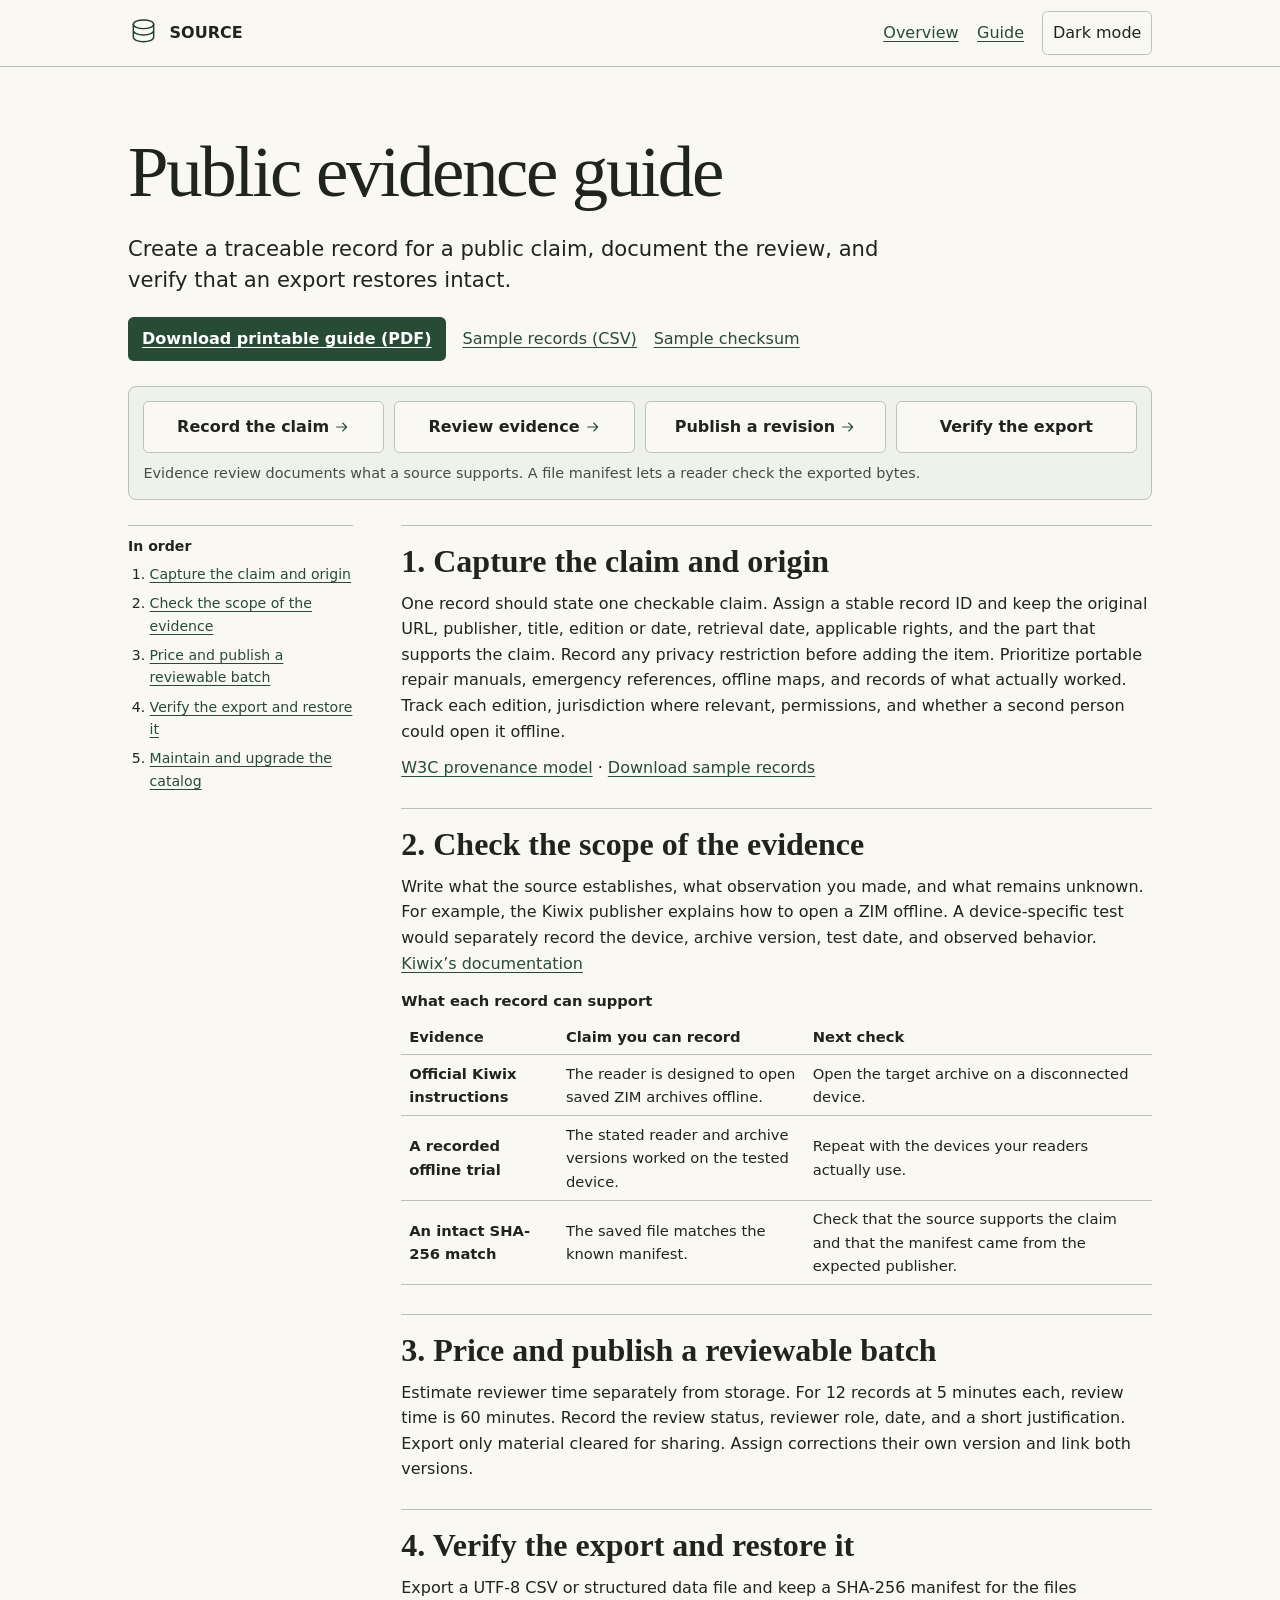
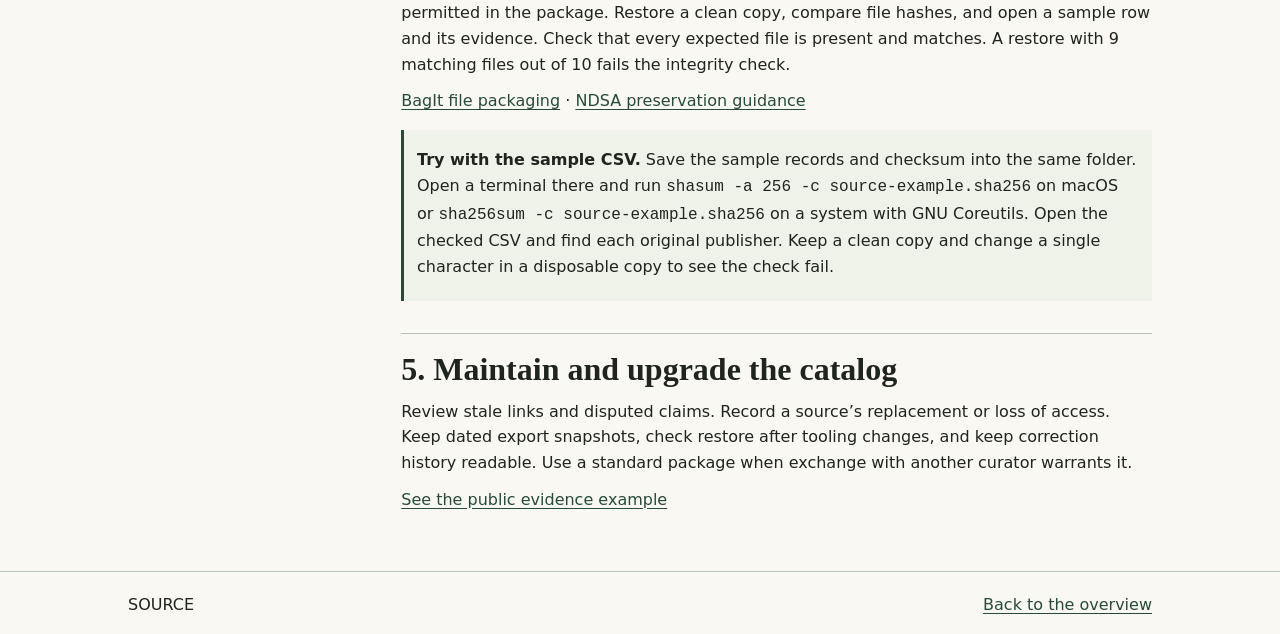
<file: docs/source-guide.html>
<!doctype html>
<html lang="en" data-palette="forest">
<head>
  <meta charset="utf-8">
  <meta name="viewport" content="width=device-width, initial-scale=1">
  <title>Public evidence guide | SOURCE</title>
  <meta name="description" content="Create a traceable record for a public claim, document the review, and verify that an export restores intact.">
  <link rel="canonical" href="https://deusordo.github.io/NuTerra/source-guide.html">
  <link rel="icon" href="./assets/source.svg" type="image/svg+xml">
  <script src="./theme.js"></script>
  <link rel="stylesheet" href="./guide.css?v=field-practice">
</head>
<body>
  <a class="skip" href="#content">Skip to content</a>
  <header><div class="wrap header">
    <a class="brand" href="./source.html"><img src="./assets/source.svg" width="32" height="32" alt="">SOURCE</a>
    <nav aria-label="Main navigation"><a href="./source.html">Overview</a><a aria-current="page" href="./source-guide.html">Guide</a><button type="button" data-theme-toggle hidden><span data-theme-label>Theme</span></button></nav>
  </div></header>
  <main class="wrap" id="content" tabindex="-1">
    <h1>Public evidence guide</h1>
    <p class="intro">Create a traceable record for a public claim, document the review, and verify that an export restores intact.</p>

    <div class="actions"><a class="download" href="./source-guide.pdf" download>Download printable guide (PDF)</a><a href="./downloads/source-example.csv" download>Sample records (CSV)</a><a href="./downloads/source-example.sha256" download>Sample checksum</a></div>
    <figure><ol class="diagram" role="list"><li>Record the claim<svg viewBox="0 0 24 24" aria-hidden="true"><path d="M4 12h15m-6-6 6 6-6 6"/></svg></li><li>Review evidence<svg viewBox="0 0 24 24" aria-hidden="true"><path d="M4 12h15m-6-6 6 6-6 6"/></svg></li><li>Publish a revision<svg viewBox="0 0 24 24" aria-hidden="true"><path d="M4 12h15m-6-6 6 6-6 6"/></svg></li><li>Verify the export</li></ol><figcaption>Evidence review documents what a source supports. A file manifest lets a reader check the exported bytes.</figcaption></figure>
    <div class="layout">
      <nav class="contents" aria-label="On this page"><strong>In order</strong><ol><li><a href="#step-1">Capture the claim and origin</a></li><li><a href="#step-2">Check the scope of the evidence</a></li><li><a href="#step-3">Price and publish a reviewable batch</a></li><li><a href="#step-4">Verify the export and restore it</a></li><li><a href="#step-5">Maintain and upgrade the catalog</a></li></ol></nav>
      <article><section id="step-1"><h2>1. Capture the claim and origin</h2><p>One record should state one checkable claim. Assign a stable record ID and keep the original URL, publisher, title, edition or date, retrieval date, applicable rights, and the part that supports the claim. Record any privacy restriction before adding the item. Prioritize portable repair manuals, emergency references, offline maps, and records of what actually worked. Track each edition, jurisdiction where relevant, permissions, and whether a second person could open it offline.</p><p><a href="https://www.w3.org/TR/prov-overview/">W3C provenance model</a> · <a href="./downloads/source-example.csv" download>Download sample records</a></p></section>
<section id="step-2"><h2>2. Check the scope of the evidence</h2><p>Write what the source establishes, what observation you made, and what remains unknown. For example, the Kiwix publisher explains how to open a ZIM offline. A device-specific test would separately record the device, archive version, test date, and observed behavior. <a href="https://get.kiwix.org/en/solutions/applications/kiwix-reader/">Kiwix’s documentation</a></p>
<div class="table-scroll"><table><caption>What each record can support</caption>
<thead><tr><th scope="col">Evidence</th><th scope="col">Claim you can record</th><th scope="col">Next check</th></tr></thead>
<tbody><tr><th scope="row">Official Kiwix instructions</th><td>The reader is designed to open saved ZIM archives offline.</td><td>Open the target archive on a disconnected device.</td></tr>
<tr><th scope="row">A recorded offline trial</th><td>The stated reader and archive versions worked on the tested device.</td><td>Repeat with the devices your readers actually use.</td></tr>
<tr><th scope="row">An intact SHA-256 match</th><td>The saved file matches the known manifest.</td><td>Check that the source supports the claim and that the manifest came from the expected publisher.</td></tr></tbody>
</table></div>
</section>
<section id="step-3"><h2>3. Price and publish a reviewable batch</h2><p>Estimate reviewer time separately from storage. For 12 records at 5 minutes each, review time is 60 minutes. Record the review status, reviewer role, date, and a short justification. Export only material cleared for sharing. Assign corrections their own version and link both versions.</p></section>
<section id="step-4"><h2>4. Verify the export and restore it</h2><p>Export a UTF-8 CSV or structured data file and keep a SHA-256 manifest for the files permitted in the package. Restore a clean copy, compare file hashes, and open a sample row and its evidence. Check that every expected file is present and matches. A restore with 9 matching files out of 10 fails the integrity check.</p><p><a href="https://www.rfc-editor.org/rfc/rfc8493.html">BagIt file packaging</a> · <a href="https://www.ndsa.org/publications/levels-of-digital-preservation/">NDSA preservation guidance</a></p>
<div class="worked"><p><strong>Try with the sample CSV.</strong> Save the sample records and checksum into the same folder. Open a terminal there and run <code>shasum -a 256 -c source-example.sha256</code> on macOS or <code>sha256sum -c source-example.sha256</code> on a system with GNU Coreutils. Open the checked CSV and find each original publisher. Keep a clean copy and change a single character in a disposable copy to see the check fail.</p></div>
</section>
<section id="step-5"><h2>5. Maintain and upgrade the catalog</h2><p>Review stale links and disputed claims. Record a source’s replacement or loss of access. Keep dated export snapshots, check restore after tooling changes, and keep correction history readable. Use a standard package when exchange with another curator warrants it.</p><p><a href="./source-reference.html#project">See the public evidence example</a></p></section>
<section class="print-only"><h2>Record the export check</h2><table><thead><tr><th scope="col">Check</th><th scope="col">Result</th></tr></thead><tbody><tr><th scope="row">Release date and source</th><td></td></tr><tr><th scope="row">Expected and matching file counts</th><td></td></tr><tr><th scope="row">Evidence row and source opened</th><td></td></tr><tr><th scope="row">Result and next change</th><td></td></tr></tbody></table></section>
</article>
    </div>
  </main>
  <footer><div class="wrap footer"><p>SOURCE</p><a href="./source.html">Back to the overview</a></div></footer>
</body>
</html>
</file>
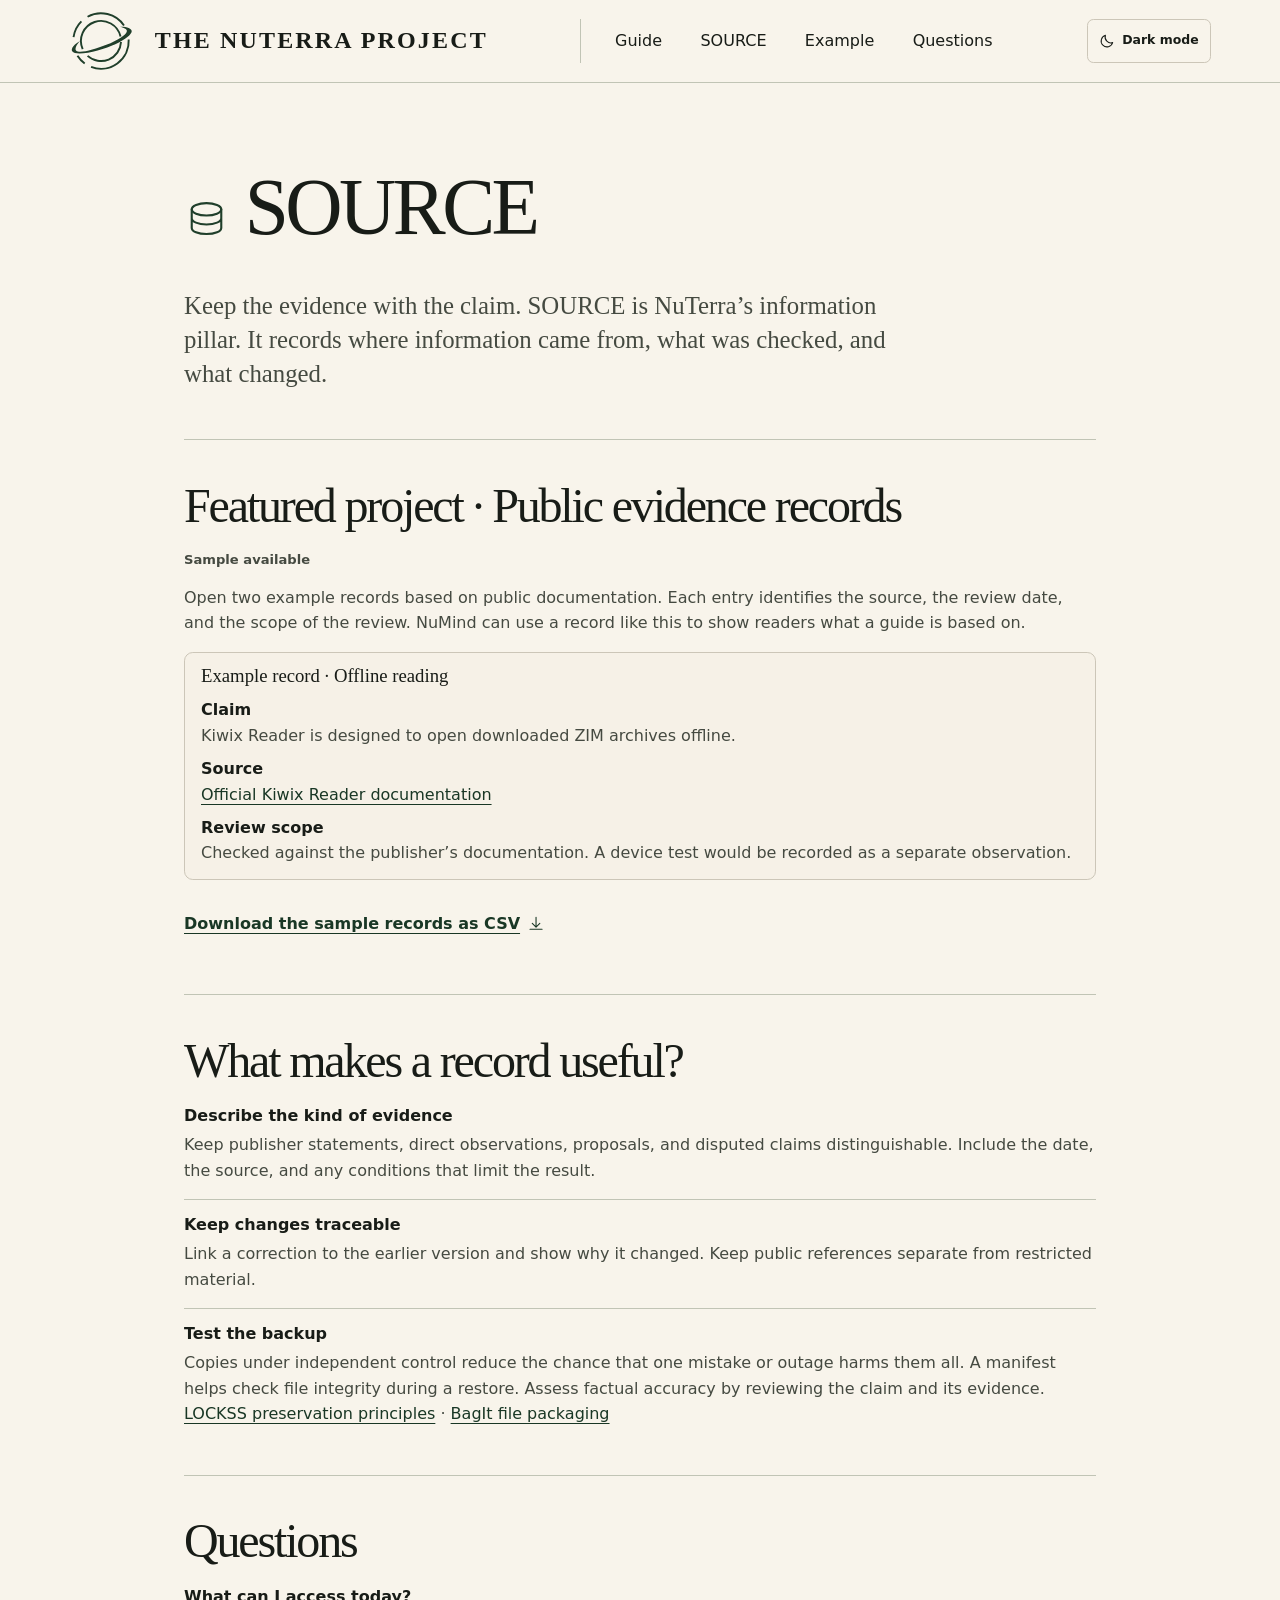
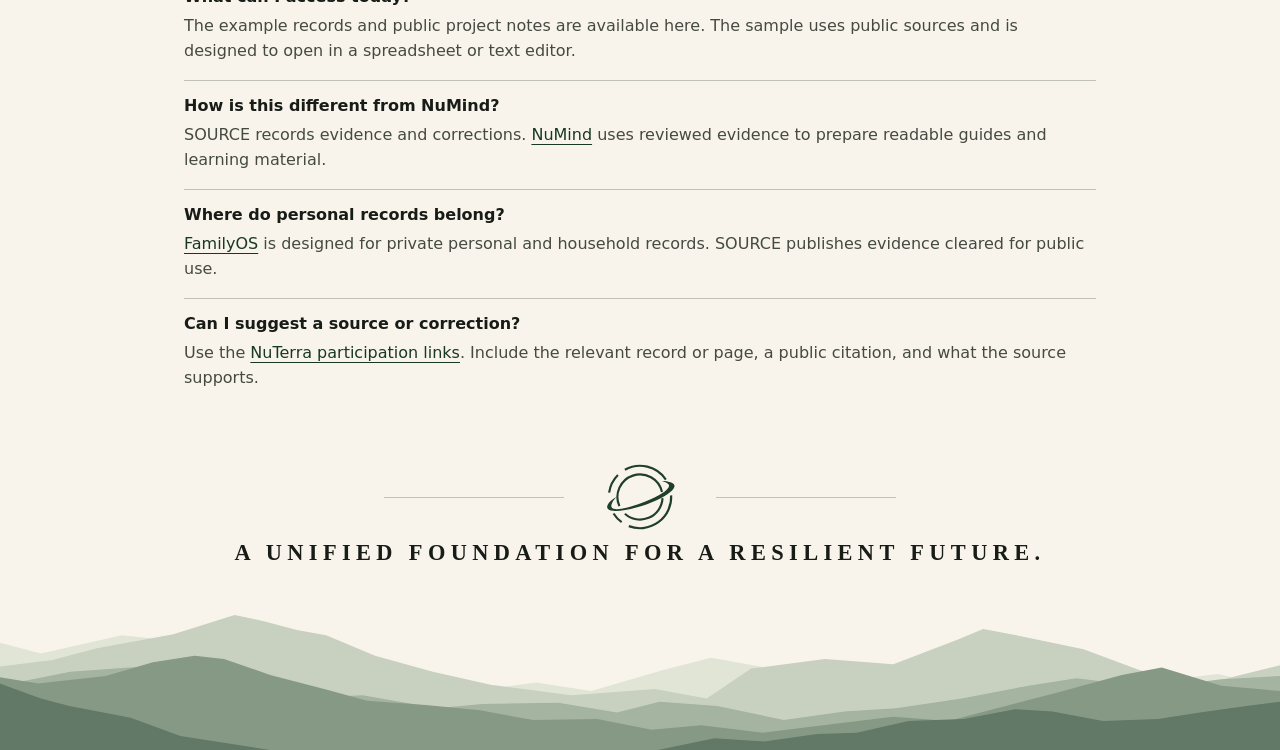
<file: docs/source-reference.html>
<!doctype html>
<html lang="en">
<head>
  <meta charset="utf-8">
  <meta name="viewport" content="width=device-width, initial-scale=1">
  <title>Evidence examples | SOURCE</title>
  <meta name="description" content="See how SOURCE records where information came from, what was checked, and what a reader can verify.">
  <meta name="theme-color" content="#f8f4eb">
  <link rel="canonical" href="https://deusordo.github.io/NuTerra/source-reference.html">
  <link rel="icon" href="./assets/source.svg" type="image/svg+xml">
  <meta property="og:type" content="website">
  <meta property="og:title" content="SOURCE | The NuTerra Project">
  <meta property="og:description" content="See how SOURCE records where information came from, what was checked, and what a reader can verify.">
  <meta property="og:url" content="https://deusordo.github.io/NuTerra/source-reference.html">
  <meta property="og:image" content="https://deusordo.github.io/NuTerra/assets/social.png">
  <meta name="twitter:card" content="summary_large_image">
  <script src="./theme.js"></script>
  <link rel="stylesheet" href="./styles.css?v=20261123projects">
</head>
<body>
  <a class="skip" href="#content">Skip to content</a>
  <header class="site-header">
    <div class="wrap header-inner">
      <a class="brand" href="./">
        <img src="./assets/nuterra-forest.svg" width="300" height="300" alt="">
        <span>The NuTerra Project</span>
      </a>
      <nav class="site-nav" aria-label="Main navigation">
        <a href="./source-guide.html">Guide</a>
        <a href="./source.html">SOURCE</a>
        <a href="#project">Example</a>
        <a href="#questions">Questions</a>
      </nav>
      <button class="theme-toggle" data-theme-toggle type="button" hidden>
        <svg class="theme-sun" viewBox="0 0 24 24" aria-hidden="true"><circle cx="12" cy="12" r="4"/><path d="M12 2v2m0 16v2M2 12h2m16 0h2M4.93 4.93l1.41 1.41m11.32 11.32 1.41 1.41m0-14.14-1.41 1.41M6.34 17.66l-1.41 1.41"/></svg>
        <svg class="theme-moon" viewBox="0 0 24 24" aria-hidden="true"><path d="M20.5 14.4A8.7 8.7 0 0 1 9.6 3.5 8.8 8.8 0 1 0 20.5 14.4Z"/></svg>
        <span data-theme-label>Theme</span>
      </button>
    </div>
  </header>
  <main class="detail" id="content" tabindex="-1">
    <div class="pillar-heading">
      <img src="./assets/source.svg" alt="" width="64" height="64">
      <h1>SOURCE</h1>
    </div>
    <p class="lead">Keep the evidence with the claim. SOURCE is NuTerra’s information pillar. It records where information came from, what was checked, and what changed.</p>

    <section id="project" aria-labelledby="project-title">
      <h2 id="project-title">Featured project · Public evidence records</h2>
      <p class="status">Sample available</p>
      <p>Open two example records based on public documentation. Each entry identifies the source, the review date, and the scope of the review. NuMind can use a record like this to show readers what a guide is based on.</p>
      <div class="record-example">
        <h3>Example record · Offline reading</h3>
        <dl>
          <dt>Claim</dt>
          <dd>Kiwix Reader is designed to open downloaded ZIM archives offline.</dd>
          <dt>Source</dt>
          <dd><a href="https://get.kiwix.org/en/solutions/applications/kiwix-reader/">Official Kiwix Reader documentation</a></dd>
          <dt>Review scope</dt>
          <dd>Checked against the publisher’s documentation. A device test would be recorded as a separate observation.</dd>
        </dl>
      </div>
      <a class="text-link" href="./downloads/source-example.csv" download>Download the sample records as CSV <svg viewBox="0 0 24 24" aria-hidden="true"><path d="M12 3v13m-5-5 5 5 5-5m-13 8h16"/></svg></a>
    </section>

    <section aria-labelledby="methods-title">
      <h2 id="methods-title">What makes a record useful?</h2>
      <dl class="question-list">
        <dt>Describe the kind of evidence</dt>
        <dd>Keep publisher statements, direct observations, proposals, and disputed claims distinguishable. Include the date, the source, and any conditions that limit the result.</dd>
        <dt>Keep changes traceable</dt>
        <dd>Link a correction to the earlier version and show why it changed. Keep public references separate from restricted material.</dd>
        <dt>Test the backup</dt>
        <dd>Copies under independent control reduce the chance that one mistake or outage harms them all. A manifest helps check file integrity during a restore. Assess factual accuracy by reviewing the claim and its evidence. <a href="https://www.lockss.org/about/preservation-principles">LOCKSS preservation principles</a> · <a href="https://www.rfc-editor.org/rfc/rfc8493.html">BagIt file packaging</a></dd>
      </dl>
    </section>

    <section id="questions" aria-labelledby="questions-title">
      <h2 id="questions-title">Questions</h2>
      <dl class="question-list">
        <dt>What can I access today?</dt>
        <dd>The example records and public project notes are available here. The sample uses public sources and is designed to open in a spreadsheet or text editor.</dd>
        <dt>How is this different from NuMind?</dt>
        <dd>SOURCE records evidence and corrections. <a href="../Numind/details.html#project">NuMind</a> uses reviewed evidence to prepare readable guides and learning material.</dd>
        <dt>Where do personal records belong?</dt>
        <dd><a href="./ecosystem.html#familyos">FamilyOS</a> is designed for private personal and household records. SOURCE publishes evidence cleared for public use.</dd>
        <dt>Can I suggest a source or correction?</dt>
        <dd>Use the <a href="./project.html#participate">NuTerra participation links</a>. Include the relevant record or page, a public citation, and what the source supports.</dd>
      </dl>
    </section>
  </main>
  <footer class="site-footer">
    <div class="footer-symbol"><img src="./assets/nuterra-forest.svg" width="300" height="300" alt=""></div>
    <p class="footer-motto">A unified foundation for a resilient future.</p>
    <img class="ridges" src="./assets/ridges.svg" width="1440" height="154" alt="">
  </footer>
</body>
</html>
</file>
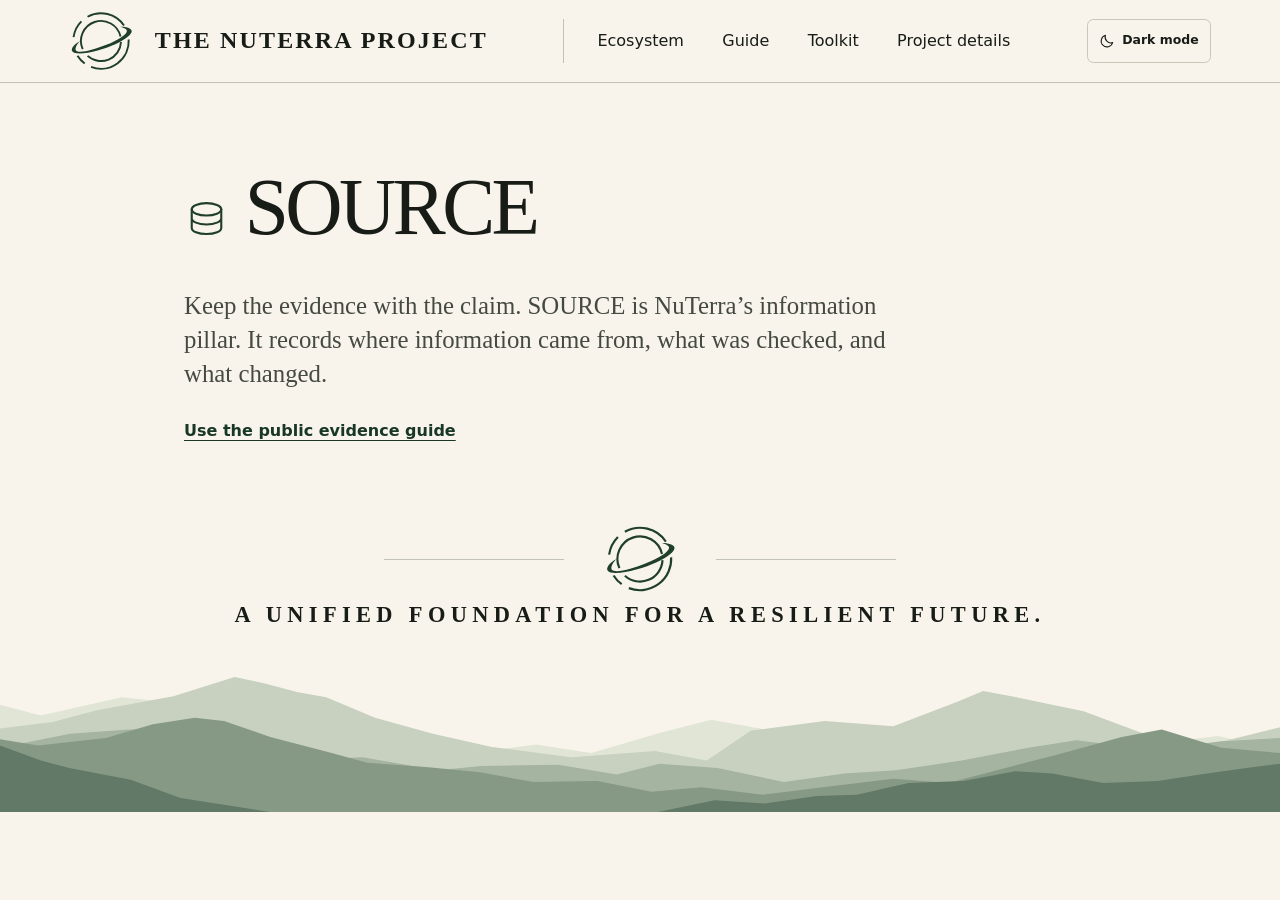
<file: docs/source.html>
<!doctype html>
<html lang="en">
<head>
  <meta charset="utf-8">
  <meta name="viewport" content="width=device-width, initial-scale=1">
  <title>SOURCE | The NuTerra Project</title>
  <meta name="description" content="See how SOURCE records where information came from, what was checked, and what a reader can verify.">
  <meta name="theme-color" content="#f8f4eb">
  <link rel="canonical" href="https://deusordo.github.io/NuTerra/source.html">
  <link rel="icon" href="./assets/source.svg" type="image/svg+xml">
  <meta property="og:type" content="website">
  <meta property="og:title" content="SOURCE | The NuTerra Project">
  <meta property="og:description" content="See how SOURCE records where information came from, what was checked, and what a reader can verify.">
  <meta property="og:url" content="https://deusordo.github.io/NuTerra/source.html">
  <meta property="og:image" content="https://deusordo.github.io/NuTerra/assets/social.png">
  <meta name="twitter:card" content="summary_large_image">
  <script src="./theme.js"></script>
  <link rel="stylesheet" href="./styles.css?v=20261124firstvisit">
  <script src="./legacy-links.js" data-details="./source-reference.html" data-anchors="project project-title methods-title questions questions-title" defer></script>
</head>
<body>
  <a class="skip" href="#content">Skip to content</a>
  <header class="site-header">
    <div class="wrap header-inner">
      <a class="brand" href="./">
        <img src="./assets/nuterra-forest.svg" width="300" height="300" alt="">
        <span>The NuTerra Project</span>
      </a>
      <nav class="site-nav" aria-label="Main navigation">
        <a href="./ecosystem.html">Ecosystem</a>
        <a href="./guide.html">Guide</a>
        <a href="./resources.html">Toolkit</a>
        <a href="./project.html">Project details</a>
      </nav>
      <button class="theme-toggle" data-theme-toggle type="button" hidden>
        <svg class="theme-sun" viewBox="0 0 24 24" aria-hidden="true"><circle cx="12" cy="12" r="4"/><path d="M12 2v2m0 16v2M2 12h2m16 0h2M4.93 4.93l1.41 1.41m11.32 11.32 1.41 1.41m0-14.14-1.41 1.41M6.34 17.66l-1.41 1.41"/></svg>
        <svg class="theme-moon" viewBox="0 0 24 24" aria-hidden="true"><path d="M20.5 14.4A8.7 8.7 0 0 1 9.6 3.5 8.8 8.8 0 1 0 20.5 14.4Z"/></svg>
        <span data-theme-label>Theme</span>
      </button>
    </div>
  </header>
  <main class="detail" id="content" tabindex="-1">
    <div class="pillar-heading">
      <img src="./assets/source.svg" alt="" width="64" height="64">
      <h1>SOURCE</h1>
    </div>
    <p class="lead">Keep the evidence with the claim. SOURCE is NuTerra’s information pillar. It records where information came from, what was checked, and what changed.</p>

    <p><a class="text-link" href="./source-guide.html">Use the public evidence guide</a></p>
  </main>
  <footer class="site-footer">
    <div class="footer-symbol"><img src="./assets/nuterra-forest.svg" width="300" height="300" alt=""></div>
    <p class="footer-motto">A unified foundation for a resilient future.</p>
    <img class="ridges" src="./assets/ridges.svg" width="1440" height="154" alt="">
  </footer>
</body>
</html>
</file>
<file: docs/styles.css>
:root {
  color-scheme: light;
  --paper: #f8f4eb;
  --ink: #181c17;
  --muted: #454a41;
  --forest: #264730;
  --forest-deep: #193725;
  --line: #c1c4b5;
  --border: #ccc6b8;
  --card: #f6f1e7;
  --wash: #edf0e4;
  --serif: Georgia, 'Times New Roman', serif;
  --sans: system-ui, -apple-system, BlinkMacSystemFont, sans-serif;
  --content: 76rem;
  --gap: clamp(1.05rem, 5.4vw, 5rem);
  background: var(--paper);
  color: var(--ink);
  font: 1rem/1.6 var(--sans);
}
*, *::before, *::after { box-sizing: border-box; }
body { margin: 0; min-width: 0; }
img { display: block; max-width: 100%; height: auto; }
a { color: var(--forest-deep); text-underline-offset: .23em; }
a:focus-visible { outline: 3px solid var(--forest-deep); outline-offset: 4px; }
p { margin: 0; }
h1, h2, h3 { font-family: var(--serif); font-weight: 500; line-height: 1.12; margin: 0; }
h1, h2 { letter-spacing: -.045em; }
[id] { scroll-margin-block-start: 1.25rem; }
.wrap { width: min(calc(100% - var(--gap) * 2), var(--content)); margin-inline: auto; }
.skip { position: absolute; z-index: 2; inset: .7rem auto auto .7rem; padding: .65rem 1rem; background: var(--paper); transform: translateY(-170%); }
.skip:focus { transform: translateY(0); }

.site-header { border-bottom: 1px solid var(--line); }
.header-inner { display: flex; align-items: center; justify-content: space-between; gap: 1.4rem; min-height: 5.1rem; }
.brand { display: inline-flex; align-items: center; gap: clamp(.55rem, 2.1vw, 1.35rem); line-height: 1.25; color: var(--ink); text-decoration: none; }
.brand img { width: clamp(2.65rem, 6.2vw, 4rem); flex: none; }
.brand span { font: 600 clamp(.85rem, 2.16vw, 1.5rem)/1.24 var(--serif); letter-spacing: .09em; text-transform: uppercase; }
.site-nav { display: flex; align-items: center; gap: clamp(.45rem, 2.7vw, 2.25rem); border-inline-start: 1px solid var(--line); padding-inline-start: clamp(.7rem, 2.5vw, 2.8rem); }
.site-nav a { white-space: nowrap; display: inline-flex; align-items: center; min-height: 2.75rem; padding-inline: .12rem; color: var(--ink); font-size: clamp(.86rem, 1.6vw, 1rem); font-weight: 500; text-decoration: none; }
.site-nav a:hover, .site-nav a[aria-current] { text-decoration: underline; }

.hero { display: grid; grid-template-columns: minmax(0, 1fr) minmax(0, 32%); align-items: center; gap: clamp(1.1rem, 3.5vw, 3.75rem); padding-block-start: clamp(3.2rem, 5.4vw, 5.5rem); }
.hero h1 { font-size: clamp(2.55rem, 6.45vw, 5.45rem); line-height: 1.02; margin: 0 0 .28em; }
.hero p { max-width: 36rem; font: clamp(1.13rem, 2.35vw, 1.56rem)/1.28 var(--serif); }
.hero-mark { width: min(100%, 25.5rem); margin-inline: auto; }
.button { display: inline-flex; align-items: center; justify-content: center; gap: .75rem; min-height: 3.15rem; margin-top: 1.55rem; padding: .65rem clamp(.95rem, 3.55vw, 2.35rem); border-radius: .42rem; background: var(--forest); color: white; font: clamp(1rem, 2.2vw, 1.35rem)/1.25 var(--serif); text-decoration: none; }
.button:hover { background: var(--forest-deep); }
.hero-actions { display: flex; align-items: center; flex-wrap: wrap; gap: .2rem 1.4rem; margin-top: 1.35rem; }
.hero-actions .button { margin-top: 0; }
.hero-actions .text-link { display: inline-flex; align-items: center; min-height: 2.75rem; }
.project-status { display: grid; grid-template-columns: 1fr 1fr; gap: .65rem 2rem; margin-block-start: clamp(1.5rem, 4vw, 3.3rem); padding-block: 1rem; border-block: 1px solid var(--line); font-size: .95rem; color: var(--muted); }
.project-status strong { display: block; color: var(--ink); }
.button svg, .text-link svg { width: 1.13em; height: 1.13em; flex: none; fill: none; stroke: currentColor; stroke-width: 1.45; stroke-linecap: round; stroke-linejoin: round; }

.ecosystem { width: min(calc(100% - clamp(2rem, 5.8vw, 6rem)), 80rem); margin: clamp(4.1rem, 8.3vw, 8rem) auto 0; }
.eyeline { display: flex; align-items: center; gap: clamp(.9rem, 3vw, 2.1rem); width: min(100%, 50rem); margin-inline: auto; color: var(--ink); font: 600 clamp(.82rem, 2vw, 1.32rem)/1.15 var(--serif); letter-spacing: .23em; text-transform: uppercase; text-align: center; }
.eyeline::before, .eyeline::after { content: ""; height: 1px; background: var(--line); flex: 1; }
.ecosystem h2 { margin: .35em 0 clamp(1.45rem, 4.55vw, 3.25rem); font-size: clamp(2.15rem, 5.7vw, 4.7rem); text-align: center; }
.pillars { list-style: none; display: grid; grid-template-columns: repeat(3, minmax(0, 1fr)); grid-auto-rows: 1fr; gap: clamp(.65rem, 1.22vw, 1rem); margin: 0; padding: 0; }
.pillars li { display: flex; min-width: 0; }
.pillar { width: 100%; min-height: clamp(13.75rem, 29.2vw, 19.2rem); padding: clamp(1.05rem, 2.6vw, 2.1rem) clamp(.55rem, 1.26vw, 1.2rem); display: flex; flex-direction: column; align-items: center; gap: .57rem; text-align: center; color: var(--ink); text-decoration: none; border: 1px solid var(--border); border-radius: .72rem; background: var(--card); }
.pillar:hover { border-color: var(--forest); background: var(--wash); }
.pillar :is(img, .ordo, .familyos-icon) { width: clamp(2.7rem, 6.9vw, 4.4rem); height: clamp(2.7rem, 6.9vw, 4.4rem); object-fit: contain; }
.pillar .ordo { width: clamp(4.35rem, 11.25vw, 7.6rem); background: var(--forest-deep); mask: url("./assets/deus-ordo-mark.svg") center / contain no-repeat; }
.pillar h3 { font-size: clamp(1rem, 2.17vw, 1.58rem); font-weight: 600; text-transform: uppercase; }
.pillar-type { margin-top: -.42rem; color: var(--forest-deep); font-size: .67rem; line-height: 1.25; font-weight: 650; letter-spacing: .1em; text-transform: uppercase; }
.pillar p { font: clamp(.92rem, 1.84vw, 1.24rem)/1.32 var(--serif); }
.ecosystem-overview { display: flex; width: fit-content; margin: .8rem auto 0; text-align: center; }

.site-footer { margin-top: clamp(2.75rem, 5.5vw, 5rem); text-align: center; }
.footer-symbol { display: flex; align-items: center; justify-content: center; gap: clamp(1rem, 4.3vw, 2.5rem); width: min(calc(100% - 2rem), 32rem); margin-inline: auto; }
.footer-symbol::before, .footer-symbol::after { content: ""; height: 1px; background: var(--line); flex: 1; }
.footer-symbol img { width: clamp(3.2rem, 6.6vw, 4.5rem); }
.footer-motto { margin: .25rem auto .4rem; padding-inline: 1rem; font: 600 clamp(.8rem, 2vw, 1.4rem)/1.45 var(--serif); letter-spacing: clamp(.12em, .42vw, .3em); text-transform: uppercase; }
.ridges { width: 100%; height: clamp(4.25rem, 14.5vw, 10.3rem); margin-top: clamp(.5rem, 1.2vw, 1.5rem); }

.detail { width: min(calc(100% - var(--gap) * 2), 57rem); margin: clamp(2.75rem, 6.7vw, 5rem) auto 0; }
.detail h1 { font-size: clamp(2.6rem, 6.2vw, 5.15rem); margin-bottom: .35em; }
.detail h2 { font-size: clamp(1.8rem, 3.8vw, 3rem); margin-bottom: .5rem; }
.detail p, .detail li { color: var(--muted); }
.detail p + p { margin-block-start: .7rem; }
.detail .lead { max-width: 46rem; font: clamp(1.2rem, 2.4vw, 1.55rem)/1.38 var(--serif); }
.detail section { border-top: 1px solid var(--line); margin-top: clamp(1.9rem, 4vw, 3rem); padding-top: clamp(1.6rem, 3vw, 2.45rem); }
.detail ul, .detail ol { padding-inline-start: 1.35em; margin-block: .65rem 0; }
.detail li + li { margin-block-start: .3rem; }
.detail .jump-links { padding: 0; list-style: none; display: flex; gap: .32rem 1rem; flex-wrap: wrap; margin: 1.25rem 0 0; }
.jump-links li + li { margin: 0; }
.jump-links a, .text-link { display: inline-flex; align-items: center; min-height: 2.75rem; gap: .45em; font-weight: 600; }
.text-link { margin-top: .4rem; }
.vision-message { font: clamp(1.65rem, 3.25vw, 2.65rem)/1.23 var(--serif); }
.detail .vision-message { color: var(--ink); }
.pillar-heading { display: flex; align-items: center; gap: 1rem; }
.pillar-heading img { width: 2.8rem; height: 2.8rem; object-fit: contain; }
.pillar-heading h2 { margin: 0; }
.pillar-heading + p { margin-top: .6rem; }
.status { display: inline-block; margin-block: .55rem .2rem; color: var(--forest-deep); font-size: .82rem; font-weight: 700; }
.phase + .phase { margin-top: 1.35rem; }
.home-project { width: min(calc(100% - var(--gap) * 2), 57rem); margin-block-start: clamp(2.4rem, 6vw, 4.5rem); padding-block-start: 1.45rem; border-block-start: 1px solid var(--line); }
.home-project h2 { font-size: clamp(1.85rem, 4vw, 3rem); margin-block-end: .4rem; }
.home-project p { max-width: 42rem; color: var(--muted); }
.familyos-icon { color: var(--forest-deep); fill: none; stroke: currentColor; stroke-width: 1.55; stroke-linecap: round; stroke-linejoin: round; }
.question-list { margin: .6rem 0 0; }
.question-list dt { font-weight: 700; margin-block-start: 1rem; }
.question-list dd { margin: .2rem 0 .85rem; color: var(--muted); }
.question-list dd + dt { border-block-start: 1px solid var(--line); padding-block-start: .75rem; }
.detail .project-note { margin-block-start: 1rem; padding-inline-start: .8rem; border-inline-start: 2px solid var(--forest); }
.detail .record-example { border: 1px solid var(--border); border-radius: .55rem; background: var(--card); padding: .8rem 1rem; margin-block: 1rem; }
.record-example dl { margin: .65rem 0 0; }
.record-example dt { margin-block-start: .48rem; font-weight: 650; }
.record-example dd { margin-inline-start: 0; color: var(--muted); overflow-wrap: anywhere; }

@media (max-width: 830px) {
  .header-inner { gap: .65rem; }
  .site-nav { gap: 1.2rem; padding-inline-start: .65rem; }
  .pillars { grid-template-columns: repeat(3, minmax(0, 1fr)); }
}
@media (max-width: 650px) {
  .header-inner { flex-wrap: wrap; justify-content: flex-start; padding-top: .65rem; }
  .brand span { font-size: 1rem; }
  .site-nav { border: 0; padding: 0; width: 100%; justify-content: space-between; gap: .35rem; }
  .hero { grid-template-columns: minmax(0, 1fr); padding-top: 2rem; }
  .hero-mark { display: none; }
  .project-status { grid-template-columns: 1fr; }
  .ecosystem { margin-top: 2.75rem; }
  .pillars { grid-template-columns: repeat(2, minmax(0, 1fr)); }
  .pillar { min-height: 11.5rem; }
}
@media (prefers-reduced-motion: no-preference) {
  .button, .pillar { transition: background-color .14s ease, border-color .14s ease; }
}

/* The light palette keeps NuTerra's ivory paper and forest accents. */
:root { --button-label: #fff; --theme-outline: var(--border); --theme-hover: var(--wash); }
:root[data-theme="dark"] {
  color-scheme: dark;
  --paper: #151713;
  --ink: #f2f2e9;
  --muted: #c0c4b6;
  --forest: #b2c9ae;
  --forest-deep: #d2e3cc;
  --line: #60665b;
  --border: #646b5e;
  --card: #1c1f1a;
  --wash: #282f26;
  --button-label: #131813;
}
:root[data-theme="dark"] :is(.brand img, .hero-mark, .footer-symbol img, .pillar img, .pillar-heading img) { filter: brightness(0) invert(1); }
:root[data-theme="dark"] .ridges { opacity: .4; }
.button { color: var(--button-label); }
@media (max-width: 650px) {
  .header-inner {
    display: grid;
    grid-template-columns: minmax(0, 1fr) auto;
    grid-template-areas: "brand theme" "nav nav";
    gap: .25rem .65rem;
  }
  .brand { grid-area: brand; min-width: 0; }
  .brand span { font-size: clamp(.74rem, 2.65vw, 1rem); }
  .site-nav { grid-area: nav; }
  .header-inner > .theme-toggle { grid-area: theme; }
}

.theme-toggle {
  display: inline-flex;
  align-items: center;
  justify-content: center;
  gap: .45rem;
  flex: none;
  min-height: 2.75rem;
  padding: .35rem .7rem;
  border: 1px solid var(--theme-outline);
  border-radius: .4rem;
  color: inherit;
  background: transparent;
  font: 600 .78rem/1.2 system-ui, sans-serif;
  white-space: nowrap;
  cursor: pointer;
}
.theme-toggle[hidden], .theme-sun, :root[data-theme="dark"] .theme-moon { display: none; }
:root[data-theme="dark"] .theme-sun { display: block; }
.theme-toggle svg { width: 1rem; height: 1rem; fill: none; stroke: currentColor; stroke-width: 1.55; stroke-linecap: round; stroke-linejoin: round; }
.theme-toggle:hover { background: var(--theme-hover); }
.theme-toggle:focus-visible { outline: 2px solid currentColor; outline-offset: 3px; }
</file>
<file: docs/guide.css>
* { box-sizing: border-box; }
:root {
  color-scheme: light dark;
  --paper: light-dark(#faf8f2, #171914);
  --ink: light-dark(#20241e, #f0f2e9);
  --muted: light-dark(#444e43, #c0c9ba);
  --line: light-dark(#b9c3b5, #687064);
  --panel: light-dark(#eff2e9, #252d24);
  --accent: light-dark(#284b36, #c2ddbc);
  --on-accent: light-dark(#fff, #17231a);
  background: var(--paper); color: var(--ink);
  font: 1rem/1.6 system-ui, sans-serif;
}
:root[data-theme="light"] { color-scheme: light; }
:root[data-theme="dark"] { color-scheme: dark; }
:root[data-palette="earth"] { --accent: light-dark(#5d4d22, #ead5a1); --panel: light-dark(#f2ecdc, #2d271c); }
:root[data-palette="plum"] { --accent: light-dark(#593d6c, #dec5f3); --panel: light-dark(#f3edf8, #2c2634); }
:root[data-palette="blue"] { --accent: light-dark(#2d526d, #b9d8ee); --panel: light-dark(#eaf1f6, #222e35); }
:root[data-palette="charcoal"] { --accent: light-dark(#303c3c, #dce8e5); --panel: light-dark(#edf0ee, #292d2d); }
body { margin: 0; }
a { color: var(--accent); text-underline-offset: .2em; }
a, p, li { overflow-wrap: anywhere; }
a:focus-visible, button:focus-visible, [tabindex="0"]:focus-visible { outline: 2px solid var(--accent); outline-offset: 4px; }
header, footer { border-block-end: 1px solid var(--line); }
footer { border-block-end: 0; border-block-start: 1px solid var(--line); margin-top: 2rem; }
.wrap { width: min(100% - 2rem, 64rem); margin-inline: auto; }
.header, .footer { display: flex; align-items: center; justify-content: space-between; flex-wrap: wrap; gap: .2rem 1.25rem; min-height: 4.1rem; }
.header nav { display: flex; flex-wrap: wrap; align-items: center; gap: .25rem 1.15rem; }
.header a, .header button { min-height: 2.75rem; display: inline-flex; align-items: center; gap: .65rem; }
.brand { color: var(--ink); font-weight: 730; text-decoration: none; }
.brand img { width: 1.95rem; height: 1.95rem; object-fit: contain; }
:root[data-theme="dark"] .brand img { filter: grayscale(1) brightness(0) invert(1); }
button { font: inherit; color: var(--ink); background: var(--paper); border: 1px solid var(--line); border-radius: .35rem; padding: .15rem .6rem; cursor: pointer; }
button[hidden] { display: none; }
.skip { position: absolute; inset: .5rem auto auto .5rem; transform: translateY(-160%); background: var(--paper); padding: .65rem; z-index: 1; }
.skip:focus { transform: none; }
main { padding-block: clamp(1.5rem, 5vw, 4rem) 0; }
h1, h2 { font-family: Georgia, serif; line-height: 1.12; }
h1 { font-weight: 520; letter-spacing: -.032em; font-size: clamp(2.5rem, 7vw, 4.55rem); margin: 0 0 .78rem; max-width: 19ch; text-wrap: balance; }
h2 { font-size: clamp(1.35rem, 3.1vw, 2rem); margin: .1rem 0 .7rem; }
.intro { max-width: 58ch; font-size: clamp(1.08rem, 2.4vw, 1.32rem); line-height: 1.48; }
.meta { color: var(--muted); font-size: .91rem; margin-block: .65rem 0; }
.actions { display: flex; flex-wrap: wrap; gap: .65rem 1.05rem; align-items: center; margin-block: 1.15rem; }
.download { display: inline-flex; align-items: center; min-height: 2.75rem; background: var(--accent); color: var(--on-accent); border-radius: .35rem; padding: .45rem .88rem; font-weight: 640; }
figure { margin: 1.55rem 0; padding: .9rem; border: 1px solid var(--line); border-radius: .5rem; background: var(--panel); }
figure img { display: block; width: min(100%, 42rem); height: auto; margin-inline: auto; }
.field-photo img { width: min(100%, 36rem); }
.field-map img { width: min(100%, 37.5rem); }
.print-only { display: none; }
.diagram { display: grid; grid-template-columns: repeat(4, minmax(0, 1fr)); gap: .65rem; margin: 0; padding: 0; list-style: none; }
.diagram li { display: flex; justify-content: center; align-items: center; flex-wrap: wrap; gap: .32rem; min-height: 3.25rem; padding: .4rem; border: 1px solid var(--line); border-radius: .35rem; background: var(--paper); font-weight: 620; text-align: center; text-wrap: balance; }
.diagram svg { flex: none; width: 1rem; height: 1rem; stroke: var(--accent); fill: none; stroke-width: 1.6; stroke-linecap: round; stroke-linejoin: round; }
figcaption { color: var(--muted); margin-block-start: .55rem; font-size: .9rem; }
.layout { display: grid; grid-template-columns: minmax(9rem, .3fr) minmax(0, 1fr); align-items: start; gap: 1rem clamp(1rem, 4vw, 3rem); }
.contents { border-block-start: 1px solid var(--line); padding-block: .55rem; font-size: .88rem; }
.contents strong { display: block; }
.contents ol { padding-inline-start: 1.35rem; margin: .35rem 0; }
.contents li + li { margin-top: .42rem; }
.pillar-guides { padding-block: 1rem; border-block-start: 1px solid var(--line); }
.pillar-guides ul { display: grid; grid-template-columns: repeat(2, minmax(0, 1fr)); gap: .45rem 1.5rem; margin-block: .5rem; padding-inline-start: 1.15rem; }
article { min-width: 0; }
article section { border-block-start: 1px solid var(--line); padding-block: 1rem; scroll-margin-block-start: 1rem; }
article p, article ol { margin-block: .45rem .7rem; }
article ol, article ul { padding-inline-start: 1.55rem; }
article li + li { margin-top: .37rem; }
.worked { margin-block: 1rem; border-inline-start: .2rem solid var(--accent); background: var(--panel); padding: .65rem .8rem; }
.table-scroll { overflow: auto; margin-block: .8rem; }
table { width: 100%; border-collapse: collapse; font-size: .92rem; }
caption { text-align: start; font-weight: 640; margin-bottom: .35rem; }
td, th { text-align: start; padding: .4rem .5rem; border-block-end: 1px solid var(--line); }
.work-history { margin: 0; }
.work-history > div, .portfolio-projects > li { border-block-end: 1px solid var(--line); padding: .5rem 0; }
.work-history dt { font-weight: 700; }
.work-history dd { margin: .25rem 0; }
@media (max-width: 680px) { .layout, .pillar-guides ul { grid-template-columns: minmax(0, 1fr); gap: .6rem; } .diagram { grid-template-columns: repeat(2, minmax(0, 1fr)); } }
@media print {
  @page { size: Letter; margin: .48in .56in; }
  :root { color-scheme: light !important; background: white; }
  body { font-size: 10pt; line-height: 1.34; color: #151815; }
  .wrap { width: 100%; }
  header, footer, .actions, .skip, .contents, .archive-info, .pillar-guides { display: none; }
  main { padding: 0; }
  h1 { font-size: 26pt; max-width: none; margin: 0 0 .35rem; }
  h2 { font-size: 14.5pt; margin: 0 0 .3rem; break-after: avoid; }
  .intro { font-size: 11pt; line-height: 1.35; max-width: none; margin-block: .35rem; }
  .meta { margin-block-start: .3rem; }
  p, li { orphans: 3; widows: 3; }
  figure, .worked, tr { break-inside: avoid; }
  figure { margin-block: .65rem; padding: .45rem; }
  figure img { max-height: 1.65in; width: auto; max-width: 100%; }
  .field-photo img { width: auto; max-height: 2.05in; }
  .field-map img { width: auto; max-height: 2.45in; }
  .print-only { display: block; break-inside: avoid; }
  .print-only td { height: .52in; }
  figcaption { font-size: 9pt; margin-block-start: .35rem; }
  .diagram { grid-template-columns: repeat(4, minmax(0, 1fr)); }
  .diagram li { min-height: 1.6rem; padding: .15rem .3rem; font-size: 9pt; }
  .layout { display: block; }
  .table-scroll { overflow: visible; }
  article section { padding-block: .35rem; }
  article p, article ol { margin-block: .25rem .35rem; }
  article li + li { margin-top: .2rem; }
  .worked { margin-block: .6rem; padding: .4rem .6rem; }
  :root[data-guide="bench"] #step-4 { break-before: page; }
}
</file>
